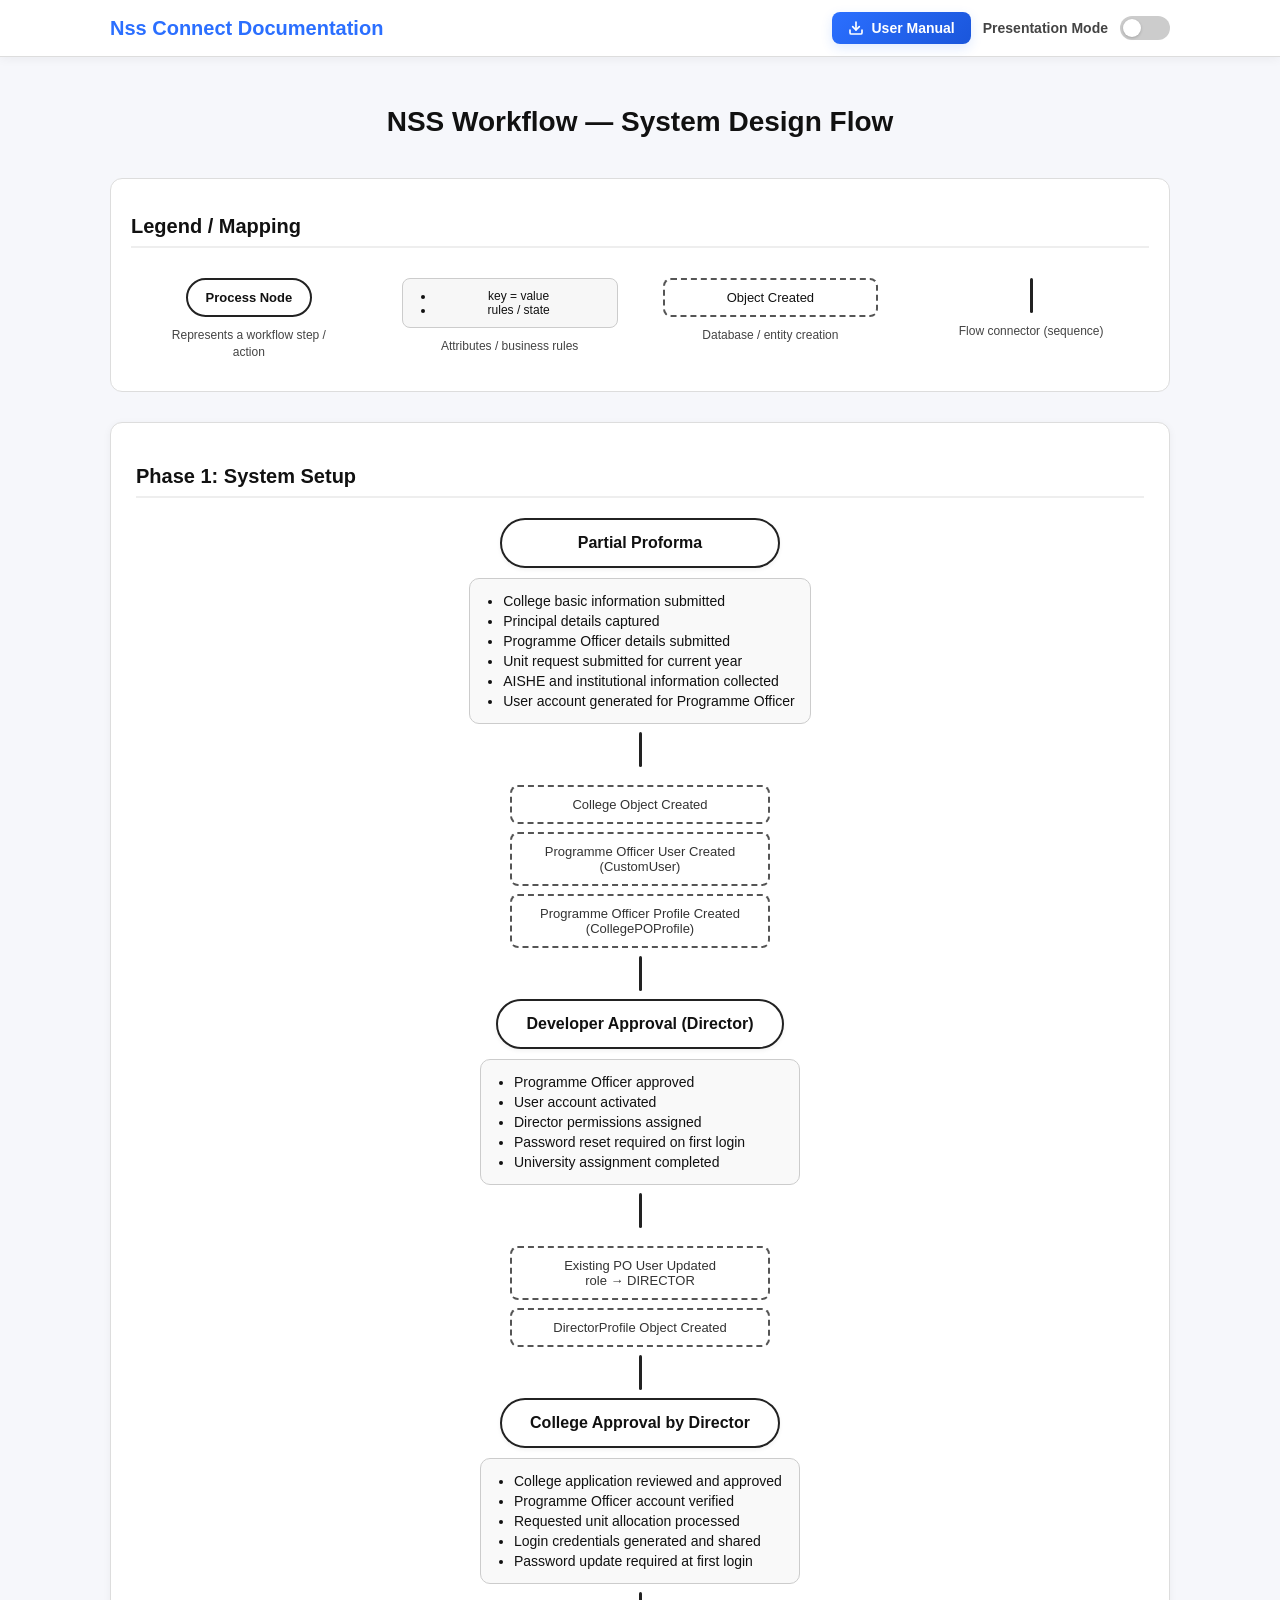
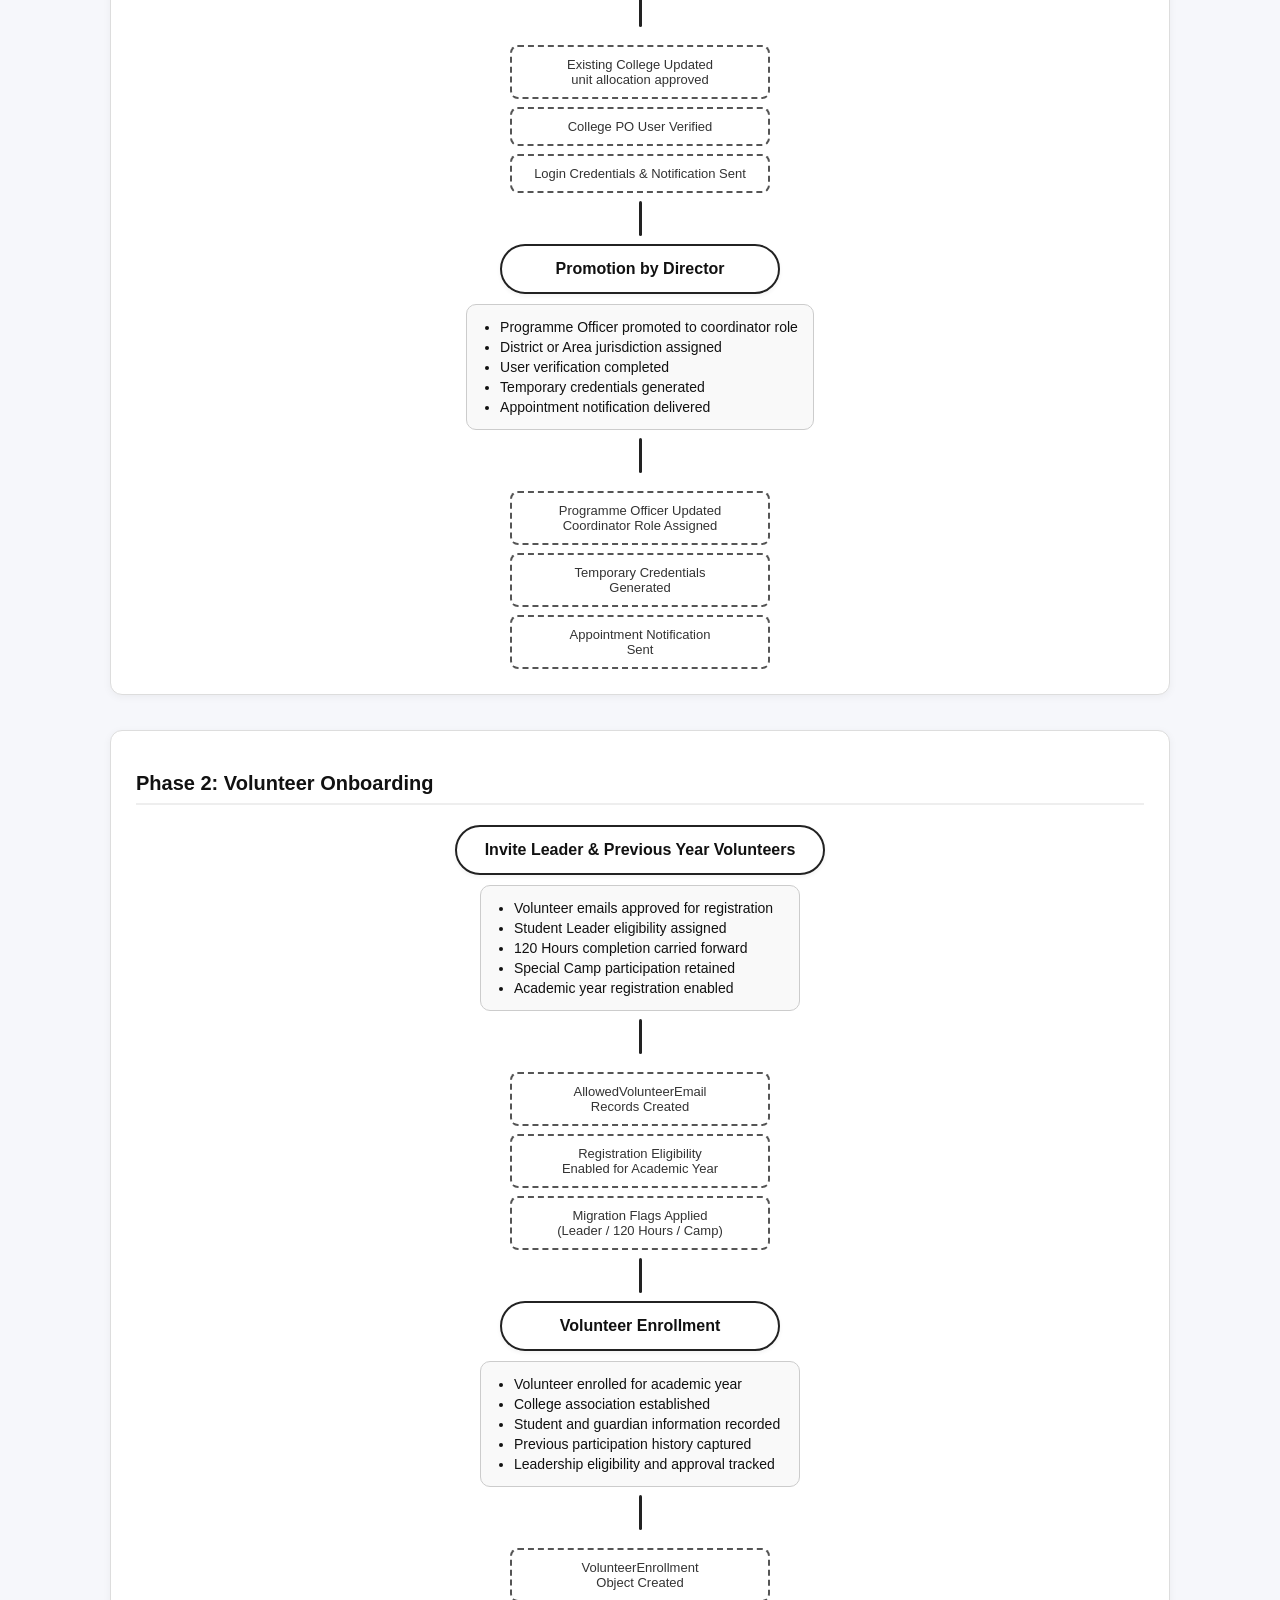
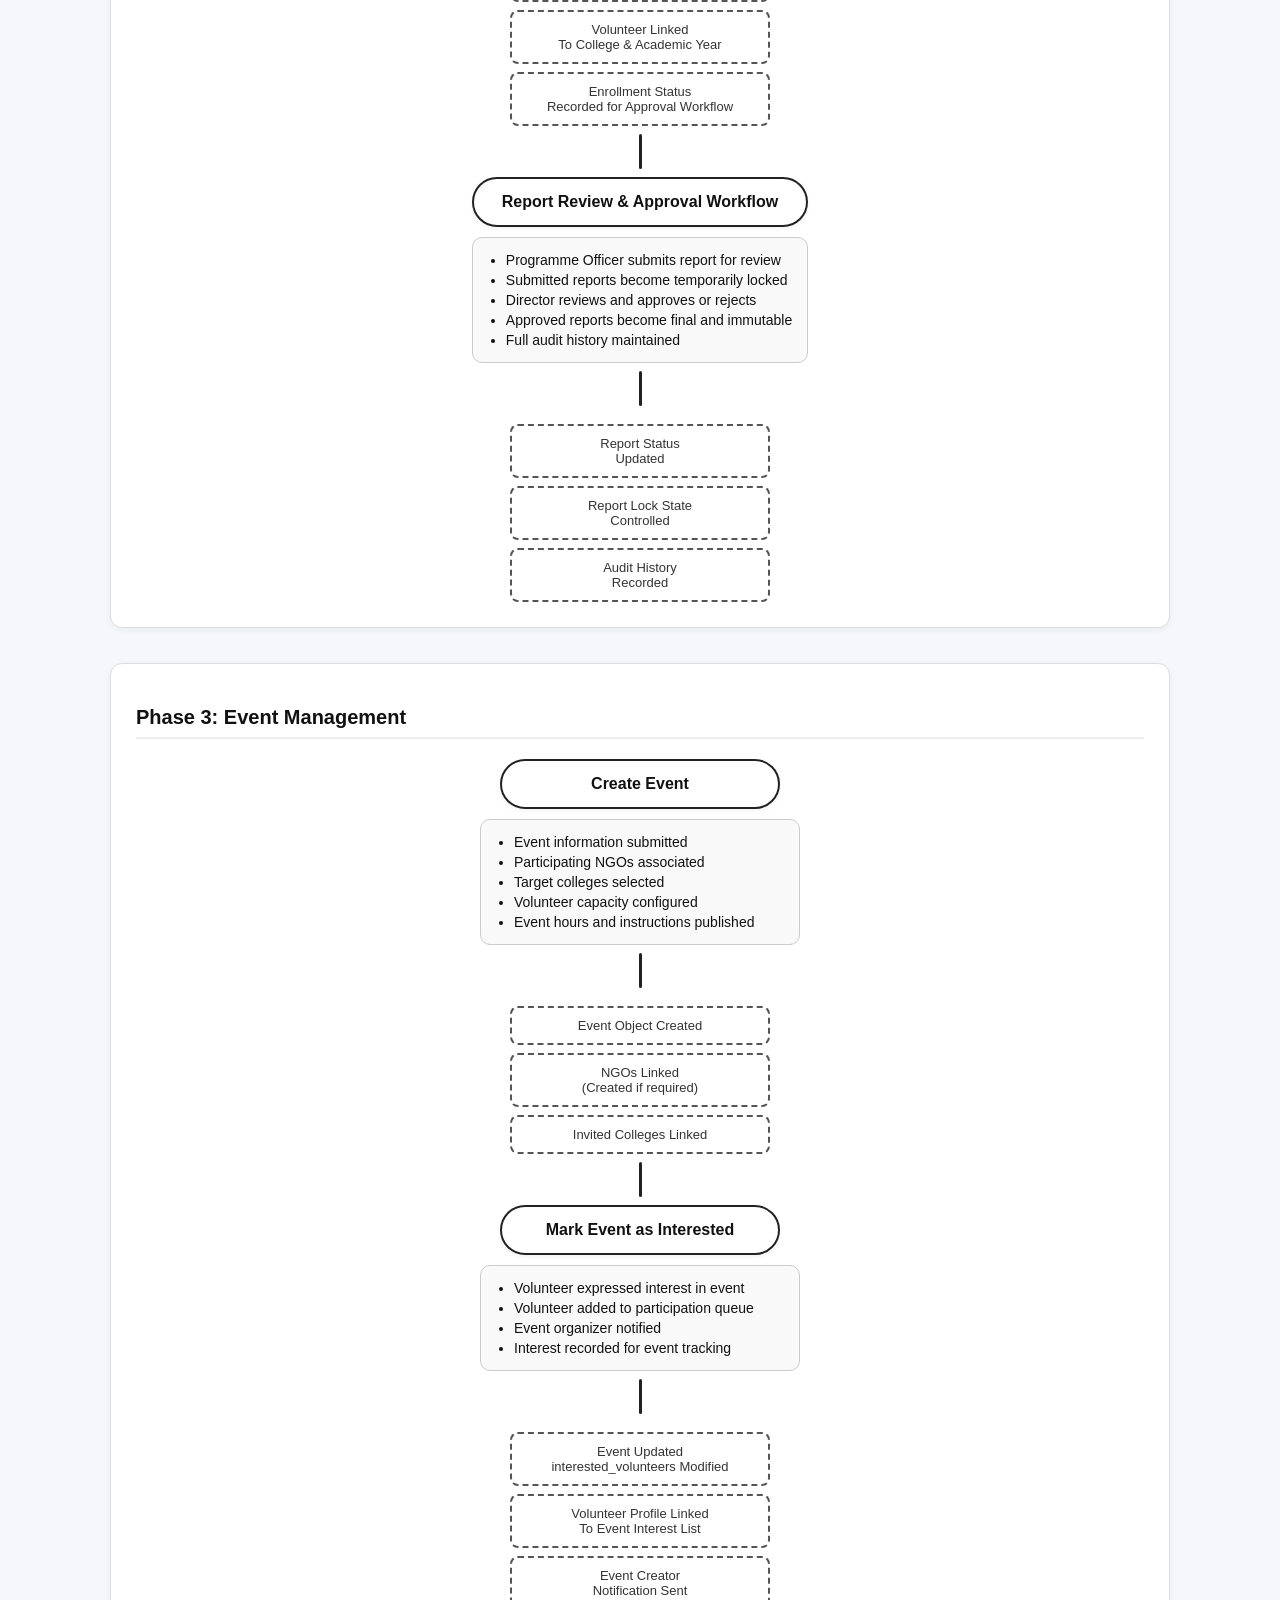
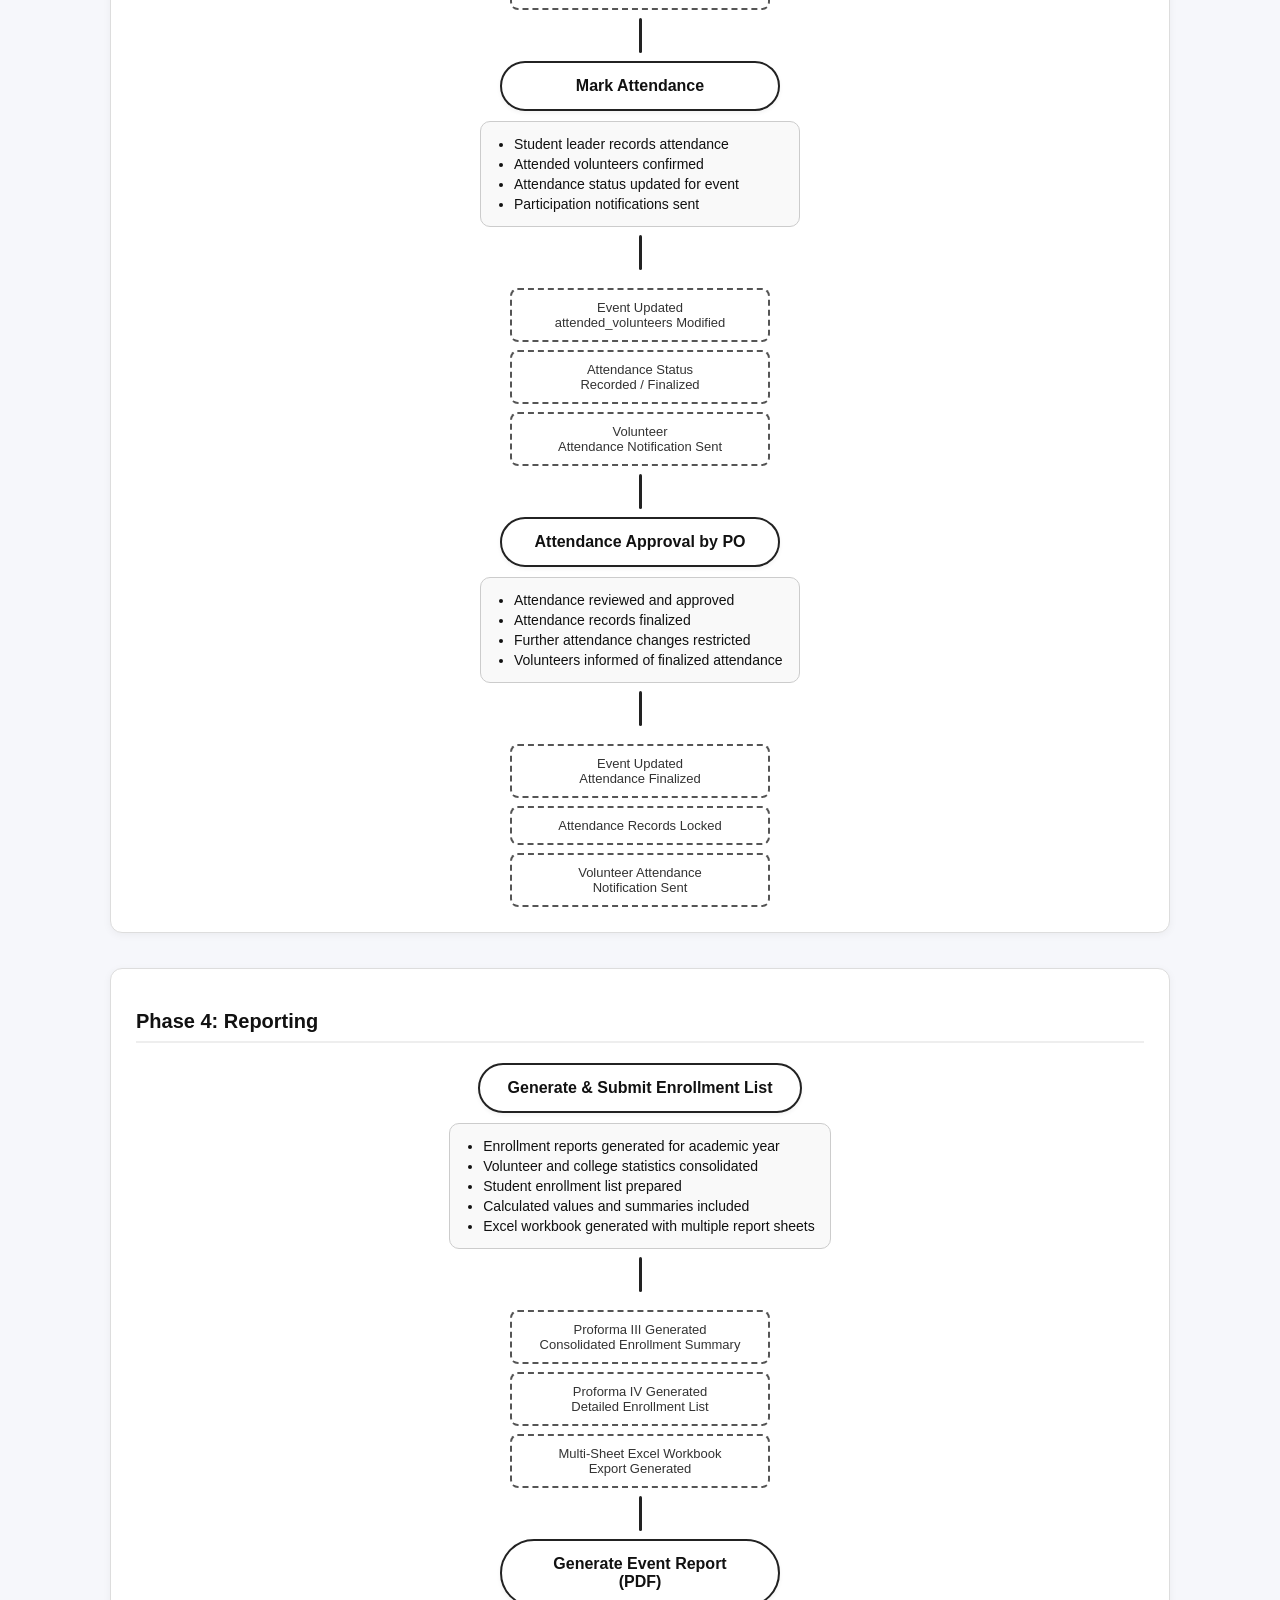
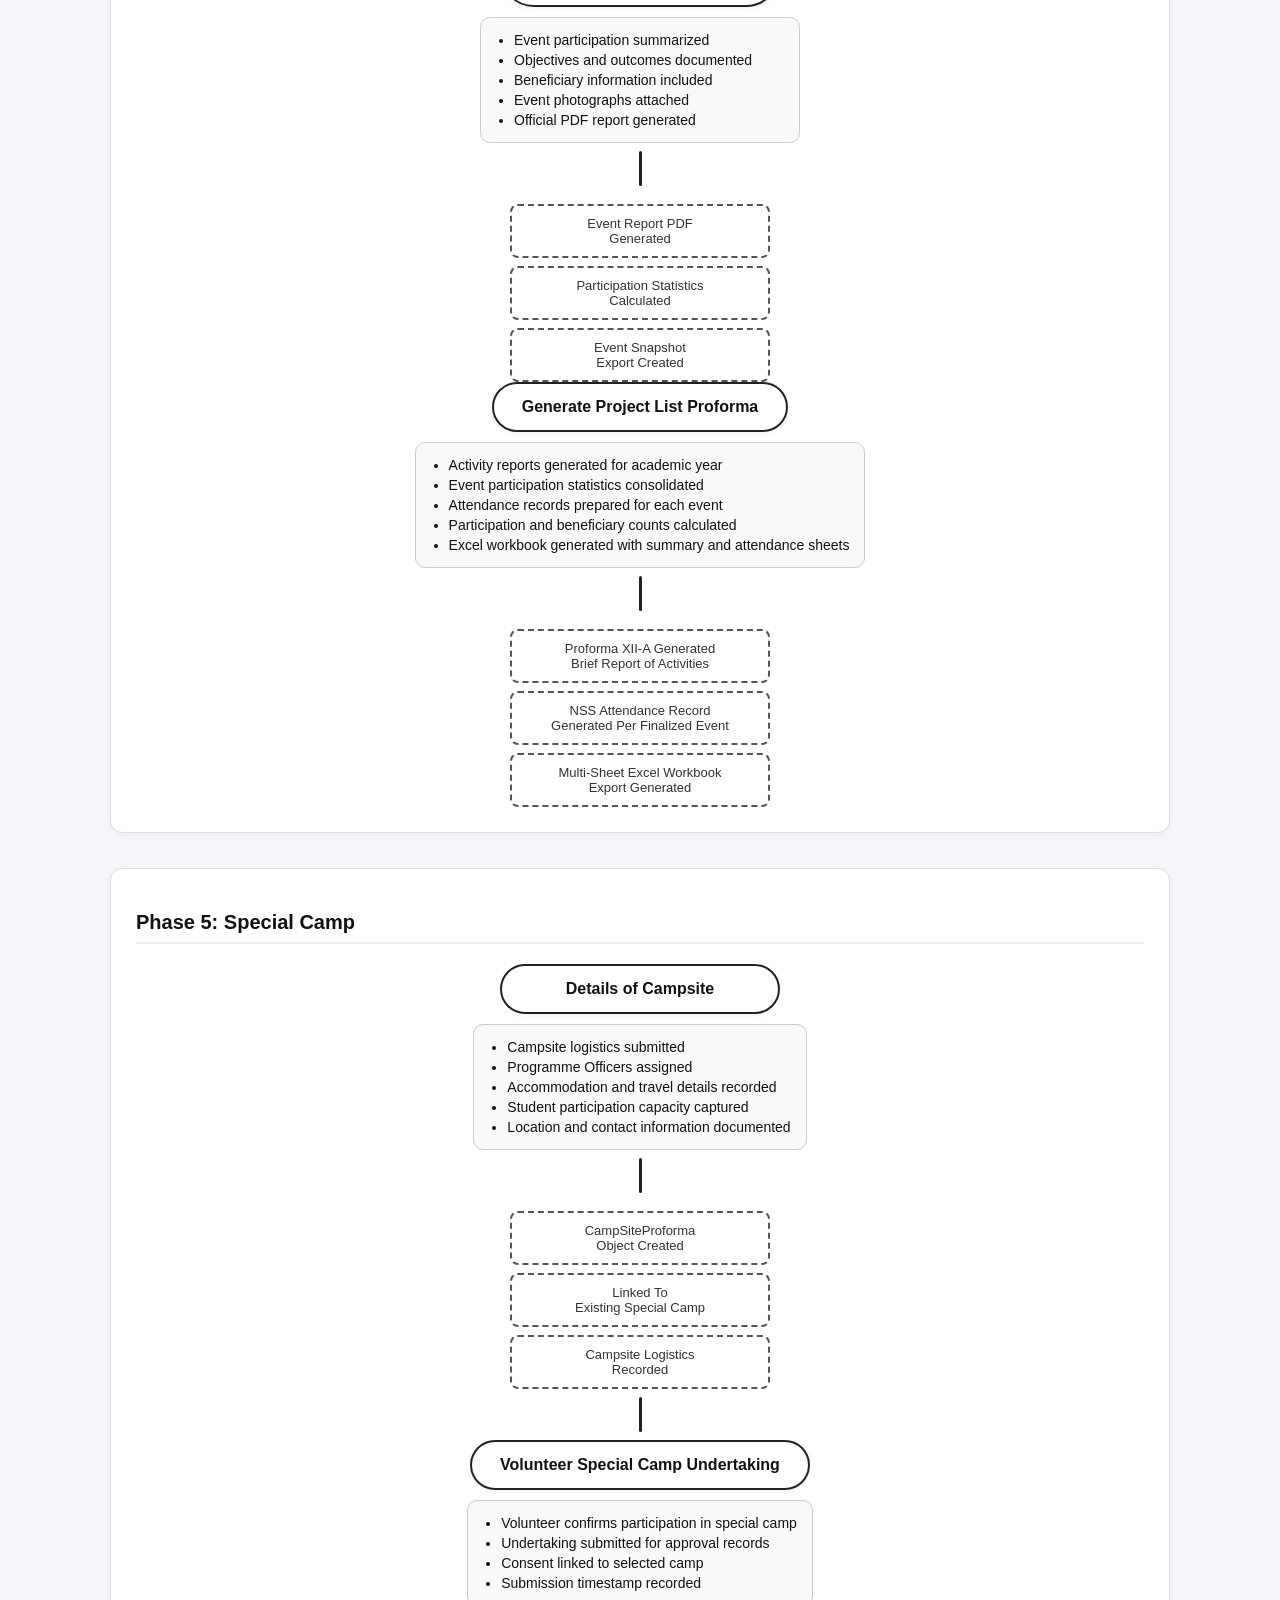
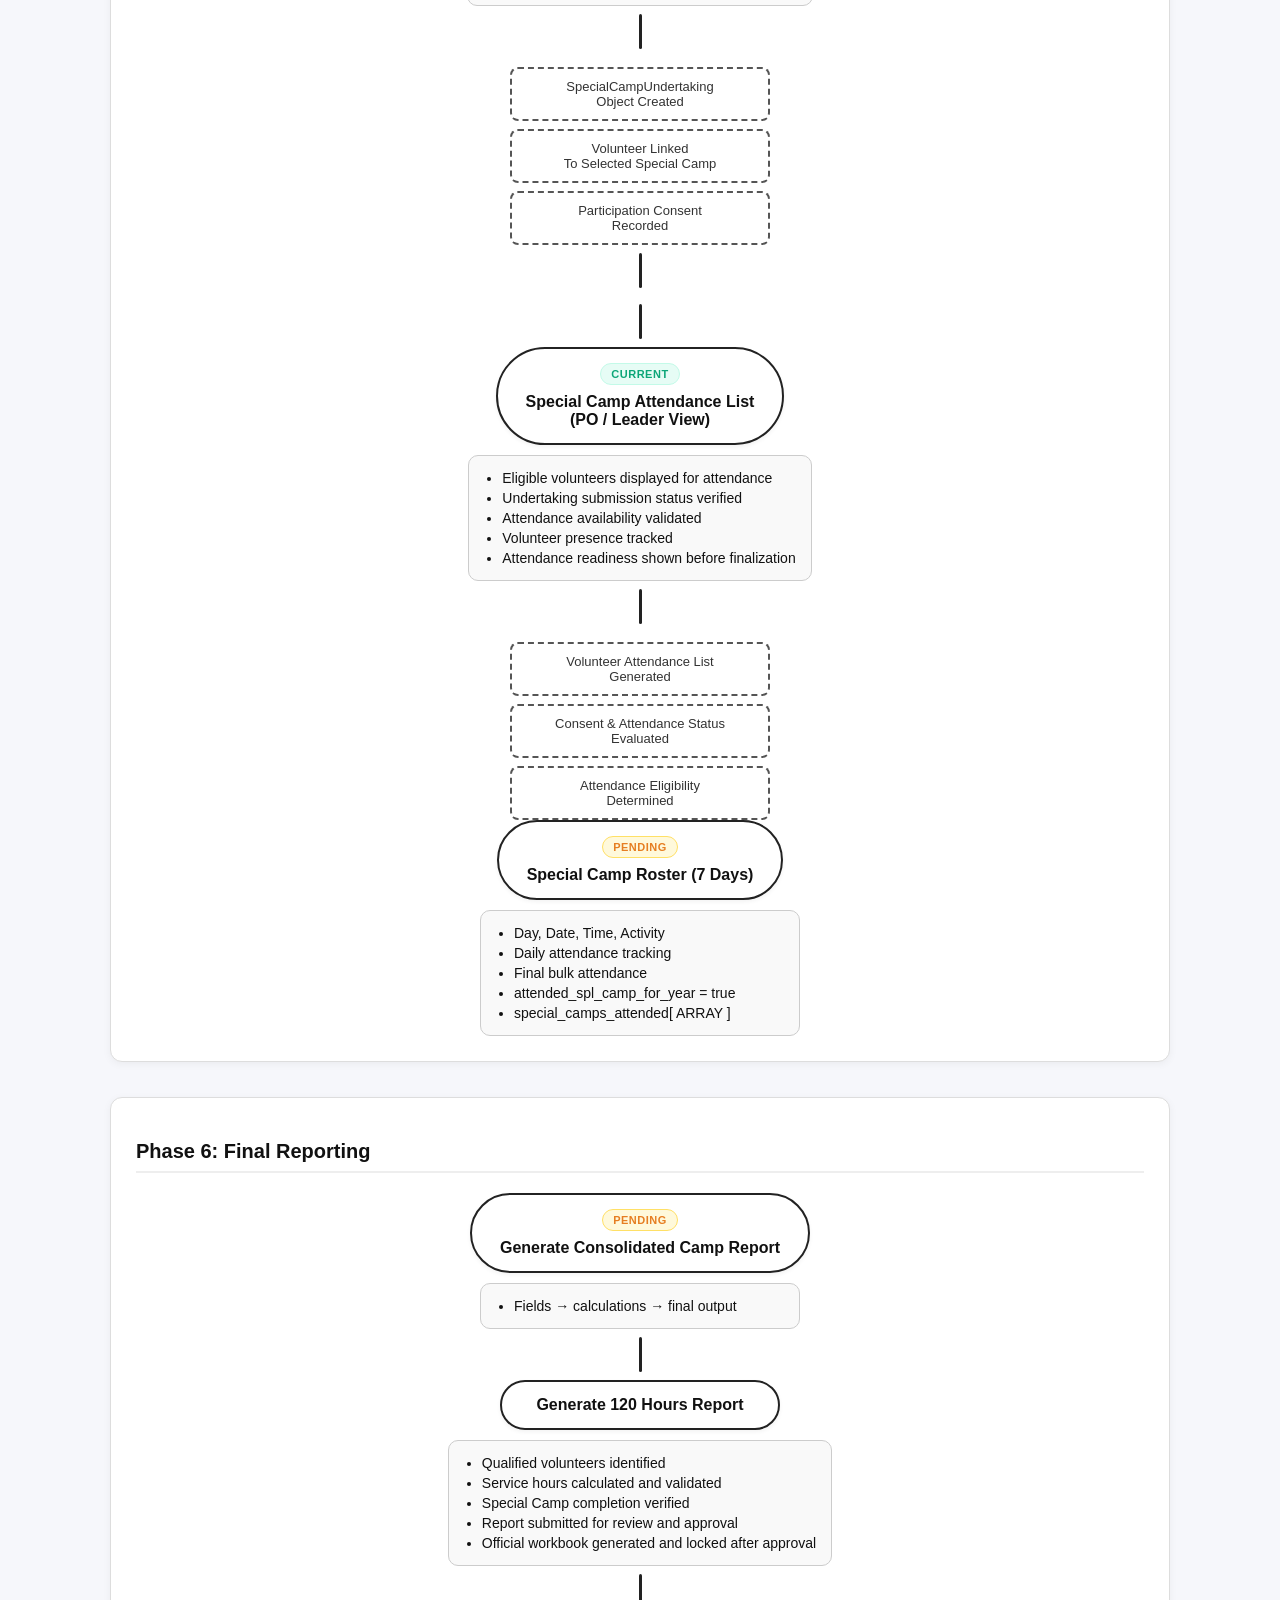
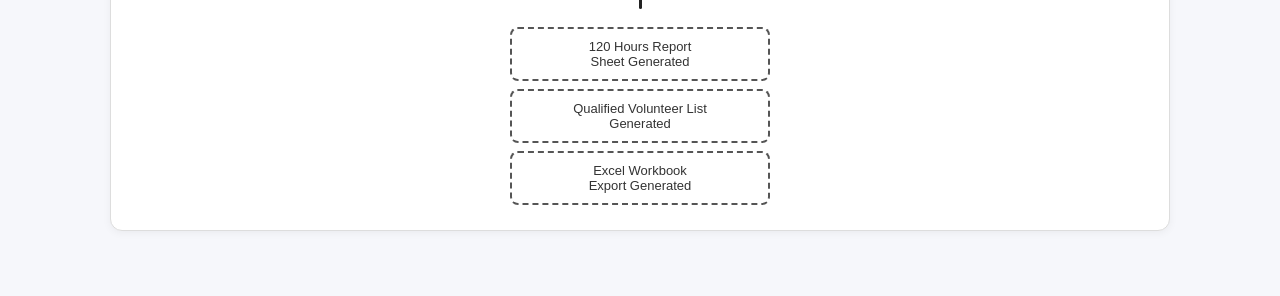
<file: index.html>
<!DOCTYPE html>
<html lang="en">

<head>
    <meta charset="UTF-8">
    <meta name="viewport" content="width=device-width, initial-scale=1.0">
    <title>NSS Workflow Diagram</title>
    <link rel="stylesheet" href="dummy.css">
</head>

<body>

    <nav class="navbar">
        <div class="nav-container">
            <span class="nav-title">nss connect documentation</span>
            <div class="nav-controls">
                <a href="Nss-Connect - Users Manual.pdf" download class="download-btn">
                    <svg class="download-icon" xmlns="http://www.w3.org/2000/svg" viewBox="0 0 24 24" fill="none" stroke="currentColor" stroke-width="2.5" stroke-linecap="round" stroke-linejoin="round">
                        <path d="M21 15v4a2 2 0 0 1-2 2H5a2 2 0 0 1-2-2v-4"></path>
                        <polyline points="7 10 12 15 17 10"></polyline>
                        <line x1="12" y1="15" x2="12" y2="3"></line>
                    </svg>
                    <span>User Manual</span>
                </a>
                <span id="mode-text" class="mode-label">Presentation Mode</span>
                <label class="switch">
                    <input type="checkbox" id="mode-toggle">
                    <span class="slider"></span>
                </label>
            </div>
        </div>
    </nav>

    <div class="container">

        <h1 class="title">NSS Workflow — System Design Flow</h1>
        <!-- ===================== LEGEND ===================== -->
        <section class="legend">

            <h2 class="phase-title">Legend / Mapping</h2>

            <div class="legend-grid">

                <div class="legend-card">
                    <div class="legend-node">Process Node</div>
                    <div class="legend-text">Represents a workflow step / action</div>
                </div>

                <div class="legend-card">
                    <div class="legend-attr">
                        <ul>
                            <li>key = value</li>
                            <li>rules / state</li>
                        </ul>
                    </div>
                    <div class="legend-text">Attributes / business rules</div>
                </div>

                <div class="legend-card">
                    <div class="legend-object">Object Created</div>
                    <div class="legend-text">Database / entity creation</div>
                </div>

                <div class="legend-card">
                    <div class="legend-line"></div>
                    <div class="legend-text">Flow connector (sequence)</div>
                </div>

            </div>

        </section>
        <!-- ===================== PHASE 1 ===================== -->
        <section class="phase">

            <h2 class="phase-title">Phase 1: System Setup</h2>

            <div class="flow">

                <!-- Step 1 -->
                <!-- ===================== PARTIAL PROFORMA ===================== -->

                <div class="node">
                    Partial Proforma
                </div>

                <!-- PRESENTATION / NON TECH MODE -->
                <div class="attributes presentation-attr">
                    <ul>
                        <li>College basic information submitted</li>
                        <li>Principal details captured</li>
                        <li>Programme Officer details submitted</li>
                        <li>Unit request submitted for current year</li>
                        <li>AISHE and institutional information collected</li>
                        <li>User account generated for Programme Officer</li>
                    </ul>
                </div>

                <!-- DEVELOPER / TECH MODE -->
                <div class="attributes developer-attr">
                    <ul>

                        <li><strong>Operation:</strong> partial_proforma</li>

                        <li>
                            <strong>College</strong><br>
                            name,
                            university,
                            district,
                            state,
                            pincode,
                            postal_address,
                            block_or_ward,
                            area,
                            email,
                            telephone,
                            principal_name,
                            principal_email,
                            principal_phone,
                            established_year,
                            status_grants,
                            status_minority,
                            minority_type,
                            is_autonomous,
                            total_students_male,
                            total_students_female,
                            allowed_units_current_year,
                            requested_units_current_year,
                            units_request_status,
                            c_aishe_code
                        </li>

                        <li>
                            <strong>CustomUser</strong><br>
                            email,
                            first_name,
                            last_name,
                            phone,
                            gender,
                            role,
                            password,
                            is_active
                        </li>

                        <li>
                            <strong>CollegePOProfile</strong><br>
                            user,
                            college,
                            c_aishe_code,
                            subject_taught,
                            whatsapp_phone_number,
                            date_of_appointment_as_po,
                            orientation_year,
                            is_primary
                        </li>

                    </ul>
                </div>

                <div class="connector"></div>

                <!-- OBJECTS CREATED -->

                <div class="objects">

                    <div class="object-box">
                        College Object Created
                    </div>

                    <div class="object-box">
                        Programme Officer User Created
                        <br>
                        (CustomUser)
                    </div>

                    <div class="object-box">
                        Programme Officer Profile Created
                        <br>
                        (CollegePOProfile)
                    </div>

                </div>

                <div class="connector"></div>

                <!-- Step 2 -->
                <!-- ===================== DEVELOPER APPROVAL (DIRECTOR) ===================== -->

                <div class="node">
                    Developer Approval (Director)
                </div>

                <!-- PRESENTATION / NON TECH MODE -->
                <div class="attributes presentation-attr">
                    <ul>
                        <li>Programme Officer approved</li>
                        <li>User account activated</li>
                        <li>Director permissions assigned</li>
                        <li>Password reset required on first login</li>
                        <li>University assignment completed</li>
                    </ul>
                </div>

                <!-- DEVELOPER / TECH MODE -->
                <div class="attributes developer-attr">
                    <ul>

                        <li>
                            <strong>Operation:</strong>
                            developer_approve_director
                        </li>

                        <li>
                            <strong>CustomUser (Updated)</strong><br>
                            role → DIRECTOR<br>
                            is_verified → true<br>
                            is_active → true<br>
                            password → generated / assigned<br>
                            must_change_password → true
                        </li>

                        <li>
                            <strong>DirectorProfile (Created)</strong><br>
                            user<br>
                            university
                        </li>

                    </ul>
                </div>

                <div class="connector"></div>

                <!-- OBJECTS CREATED -->

                <div class="objects">

                    <div class="object-box">
                        Existing PO User Updated
                        <br>
                        role → DIRECTOR
                    </div>

                    <div class="object-box">
                        DirectorProfile Object Created
                    </div>

                </div>

                <div class="connector"></div>

                <!-- Step 3 -->
                <!-- ===================== COLLEGE APPROVAL BY DIRECTOR ===================== -->

                <div class="node">
                    College Approval by Director
                </div>

                <!-- PRESENTATION / NON TECH MODE -->
                <div class="attributes presentation-attr">
                    <ul>
                        <li>College application reviewed and approved</li>
                        <li>Programme Officer account verified</li>
                        <li>Requested unit allocation processed</li>
                        <li>Login credentials generated and shared</li>
                        <li>Password update required at first login</li>
                    </ul>
                </div>

                <!-- DEVELOPER / TECH MODE -->
                <div class="attributes developer-attr">
                    <ul>

                        <li>
                            <strong>Operation:</strong>
                            college_approval_by_director
                        </li>

                        <li>
                            <strong>CustomUser (Updated)</strong><br>
                            is_verified → true<br>
                            password → generated / assigned<br>
                            must_change_password → true
                        </li>

                        <li>
                            <strong>College (Updated)</strong><br>
                            allowed_units_current_year<br>
                            requested_units_current_year<br>
                            units_request_status → APPROVED
                        </li>

                    </ul>
                </div>

                <div class="connector"></div>

                <!-- OBJECTS UPDATED -->

                <div class="objects">

                    <div class="object-box">
                        Existing College Updated
                        <br>
                        unit allocation approved
                    </div>

                    <div class="object-box">
                        College PO User Verified
                    </div>

                    <div class="object-box">
                        Login Credentials &
                        Notification Sent
                    </div>

                </div>

                <div class="connector"></div>

                <!-- Step 4
                <div class="node">
                    Promotion by Director
                </div>

                <div class="attributes presentation-attr">
                    <ul>
                        <li>role assignment</li>
                        <li>district / area allocation</li>
                    </ul>
                </div>
                <div class="attributes developer-attr">
                    <ul>
                        <li>userService.updateRole(userId, 'PO'); allocationService.assignArea(userId, areaId)</li>
                    </ul>
                </div> -->
                <!-- ===================== PO PROMOTION TO COORDINATOR ===================== -->

                <div class="node">
                    Promotion by Director
                </div>

                <!-- PRESENTATION / NON TECH MODE -->
                <div class="attributes presentation-attr">
                    <ul>
                        <li>Programme Officer promoted to coordinator role</li>
                        <li>District or Area jurisdiction assigned</li>
                        <li>User verification completed</li>
                        <li>Temporary credentials generated</li>
                        <li>Appointment notification delivered</li>
                    </ul>
                </div>

                <!-- DEVELOPER / TECH MODE -->
                <div class="attributes developer-attr">
                    <ul>

                        <li>
                            <strong>Operation:</strong>
                            po_promotion_to_coordinator
                        </li>

                        <li>
                            <strong>Authorization</strong><br>
                            DirectorProfile.university
                        </li>

                        <li>
                            <strong>CollegePOProfile (Updated)</strong><br>
                            is_district_coordinator<br>
                            is_area_coordinator
                        </li>

                        <li>
                            <strong>CustomUser (Updated)</strong><br>
                            is_verified → true<br>
                            password → generated temporary password<br>
                            must_change_password → true
                        </li>

                        <li>
                            <strong>Validation</strong><br>
                            Director university == College university
                        </li>

                    </ul>
                </div>

                <div class="connector"></div>

                <!-- OBJECTS UPDATED -->

                <div class="objects">

                    <div class="object-box">
                        Programme Officer Updated
                        <br>
                        Coordinator Role Assigned
                    </div>

                    <div class="object-box">
                        Temporary Credentials
                        <br>
                        Generated
                    </div>

                    <div class="object-box">
                        Appointment Notification
                        <br>
                        Sent
                    </div>

                </div>

            </div>
        </section>


        <!-- ===================== PHASE 2 ===================== -->
        <section class="phase">

            <h2 class="phase-title">Phase 2: Volunteer Onboarding</h2>

            <div class="flow">

                <!-- ===================== INVITE LEADER & PREVIOUS YEAR VOLUNTEERS ===================== -->

                <div class="node">
                    Invite Leader & Previous Year Volunteers
                </div>

                <!-- PRESENTATION / NON TECH MODE -->
                <div class="attributes presentation-attr">
                    <ul>
                        <li>Volunteer emails approved for registration</li>
                        <li>Student Leader eligibility assigned</li>
                        <li>120 Hours completion carried forward</li>
                        <li>Special Camp participation retained</li>
                        <li>Academic year registration enabled</li>
                    </ul>
                </div>

                <!-- DEVELOPER / TECH MODE -->
                <div class="attributes developer-attr">
                    <ul>

                        <li>
                            <strong>Operation:</strong>
                            invite_leader_and_previous_year_volunteers
                        </li>

                        <li>
                            <strong>AllowedVolunteerEmail (Created)</strong><br>
                            email<br>
                            college<br>
                            academic_year<br>
                            is_student_leader<br>
                            prev_120_completed<br>
                            prev_camp_attended<br>
                            added_by
                        </li>

                    </ul>
                </div>

                <div class="connector"></div>

                <!-- OBJECTS CREATED -->

                <div class="objects">

                    <div class="object-box">
                        AllowedVolunteerEmail
                        <br>
                        Records Created
                    </div>

                    <div class="object-box">
                        Registration Eligibility
                        <br>
                        Enabled for Academic Year
                    </div>

                    <div class="object-box">
                        Migration Flags Applied
                        <br>
                        (Leader / 120 Hours / Camp)
                    </div>

                </div>

                <div class="connector"></div>

                <!-- ===================== VOLUNTEER ENROLLMENT ===================== -->

                <div class="node">
                    Volunteer Enrollment
                </div>

                <!-- PRESENTATION / NON TECH MODE -->
                <div class="attributes presentation-attr">
                    <ul>
                        <li>Volunteer enrolled for academic year</li>
                        <li>College association established</li>
                        <li>Student and guardian information recorded</li>
                        <li>Previous participation history captured</li>
                        <li>Leadership eligibility and approval tracked</li>
                    </ul>
                </div>

                <!-- DEVELOPER / TECH MODE -->
                <div class="attributes developer-attr">
                    <ul>

                        <li>
                            <strong>Operation:</strong>
                            volunteer_enrollment
                        </li>

                        <li>
                            <strong>VolunteerEnrollment (Created)</strong><br>
                            volunteer<br>
                            college<br>
                            academic_year<br>
                            enrollment_year<br>
                            local_address<br>
                            guardian_name<br>
                            guardian_phone<br>
                            guardian_address<br>
                            guardian_relation<br>
                            guardian_office<br>
                            previous_nss<br>
                            previous_ncc<br>
                            completed_120_hours<br>
                            attended_special_camp<br>
                            is_accepted<br>
                            vec_code<br>
                            approved_by<br>
                            approved_at<br>
                            is_student_leader<br>
                            leader_type<br>
                            student_class<br>
                            student_mobile<br>
                            student_email<br>
                            roll_no
                        </li>

                    </ul>
                </div>

                <div class="connector"></div>

                <!-- OBJECTS CREATED -->

                <div class="objects">

                    <div class="object-box">
                        VolunteerEnrollment
                        <br>
                        Object Created
                    </div>

                    <div class="object-box">
                        Volunteer Linked
                        <br>
                        To College & Academic Year
                    </div>

                    <div class="object-box">
                        Enrollment Status
                        <br>
                        Recorded for Approval Workflow
                    </div>

                </div>
                <!-- ===================== REPORT REVIEW & APPROVAL WORKFLOW ===================== -->

                <div class="connector"></div>

                <div class="node">
                    Report Review & Approval Workflow
                </div>

                <!-- PRESENTATION / NON TECH MODE -->
                <div class="attributes presentation-attr">
                    <ul>
                        <li>Programme Officer submits report for review</li>
                        <li>Submitted reports become temporarily locked</li>
                        <li>Director reviews and approves or rejects</li>
                        <li>Approved reports become final and immutable</li>
                        <li>Full audit history maintained</li>
                    </ul>
                </div>

                <!-- DEVELOPER / TECH MODE -->
                <div class="attributes developer-attr">
                    <ul>

                        <li>
                            <strong>Scope</strong><br>
                            Event Reports<br>
                            Export Reports
                        </li>

                        <li>
                            <strong>Lifecycle</strong><br>
                            Draft<br>
                            Submitted<br>
                            Approved<br>
                            Rejected
                        </li>

                        <li>
                            <strong>Submission Rules</strong><br>
                            submission → report locked<br>
                            no regeneration allowed<br>
                            local edits disabled
                        </li>

                        <li>
                            <strong>Director Review</strong><br>
                            approve → permanent lock<br>
                            reject → unlock for correction
                        </li>

                        <li>
                            <strong>Audit Trail</strong><br>
                            timestamp recorded<br>
                            reviewer identity recorded<br>
                            lifecycle history preserved
                        </li>

                    </ul>
                </div>

                <div class="connector"></div>

                <!-- OBJECTS UPDATED -->

                <div class="objects">

                    <div class="object-box">
                        Report Status
                        <br>
                        Updated
                    </div>

                    <div class="object-box">
                        Report Lock State
                        <br>
                        Controlled
                    </div>

                    <div class="object-box">
                        Audit History
                        <br>
                        Recorded
                    </div>

                </div>
            </div>


        </section>


        <!-- ===================== PHASE 3 ===================== -->
        <section class="phase">

            <h2 class="phase-title">Phase 3: Event Management</h2>

            <div class="flow">

                <!-- ===================== CREATE EVENT ===================== -->

                <div class="node">
                    Create Event
                </div>

                <!-- PRESENTATION / NON TECH MODE -->
                <div class="attributes presentation-attr">
                    <ul>
                        <li>Event information submitted</li>
                        <li>Participating NGOs associated</li>
                        <li>Target colleges selected</li>
                        <li>Volunteer capacity configured</li>
                        <li>Event hours and instructions published</li>
                    </ul>
                </div>

                <!-- DEVELOPER / TECH MODE -->
                <div class="attributes developer-attr">
                    <ul>

                        <li>
                            <strong>Operation:</strong>
                            create_event
                        </li>

                        <li>
                            <strong>Event (Created)</strong><br>
                            name<br>
                            description<br>
                            location<br>
                            date<br>
                            time<br>
                            event_type<br>
                            event_category<br>
                            volunteers_needed<br>
                            hours_credited<br>
                            special_instructions<br>
                            is_all_colleges<br>
                            created_by<br>
                            ngos<br>
                            invited_colleges
                        </li>

                        <li>
                            <strong>NGO</strong><br>
                            name
                        </li>

                    </ul>
                </div>

                <div class="connector"></div>

                <!-- OBJECTS CREATED -->

                <div class="objects">

                    <div class="object-box">
                        Event Object Created
                    </div>

                    <div class="object-box">
                        NGOs Linked
                        <br>
                        (Created if required)
                    </div>

                    <div class="object-box">
                        Invited Colleges Linked
                    </div>

                </div>

                <div class="connector"></div>

                <!-- ===================== MARK EVENT AS INTERESTED ===================== -->

                <div class="node">
                    Mark Event as Interested
                </div>

                <!-- PRESENTATION / NON TECH MODE -->
                <div class="attributes presentation-attr">
                    <ul>
                        <li>Volunteer expressed interest in event</li>
                        <li>Volunteer added to participation queue</li>
                        <li>Event organizer notified</li>
                        <li>Interest recorded for event tracking</li>
                    </ul>
                </div>

                <!-- DEVELOPER / TECH MODE -->
                <div class="attributes developer-attr">
                    <ul>

                        <li>
                            <strong>Operation:</strong>
                            mark_event_as_interested
                        </li>

                        <li>
                            <strong>Validation</strong><br>
                            CustomUser.role
                        </li>

                        <li>
                            <strong>VolunteerProfile</strong><br>
                            id
                        </li>

                        <li>
                            <strong>Event (Updated)</strong><br>
                            id<br>
                            interested_volunteers
                        </li>

                    </ul>
                </div>

                <div class="connector"></div>

                <!-- OBJECTS UPDATED -->

                <div class="objects">

                    <div class="object-box">
                        Event Updated
                        <br>
                        interested_volunteers Modified
                    </div>

                    <div class="object-box">
                        Volunteer Profile Linked
                        <br>
                        To Event Interest List
                    </div>

                    <div class="object-box">
                        Event Creator
                        <br>
                        Notification Sent
                    </div>

                </div>

                <div class="connector"></div>

                <!-- ===================== MARK ATTENDANCE ===================== -->

                <div class="node">
                    Mark Attendance
                </div>

                <!-- PRESENTATION / NON TECH MODE -->
                <div class="attributes presentation-attr">
                    <ul>
                        <li>Student leader records attendance</li>
                        <li>Attended volunteers confirmed</li>
                        <li>Attendance status updated for event</li>
                        <li>Participation notifications sent</li>
                    </ul>
                </div>

                <!-- DEVELOPER / TECH MODE -->
                <div class="attributes developer-attr">
                    <ul>

                        <li>
                            <strong>Operation:</strong>
                            mark_attendance_by_leader
                        </li>

                        <li>
                            <strong>Authorization</strong><br>
                            CustomUser.role<br>
                            VolunteerEnrollment.is_student_leader
                        </li>

                        <li>
                            <strong>VolunteerEnrollment</strong><br>
                            college<br>
                            academic_year
                        </li>

                        <li>
                            <strong>Event (Updated)</strong><br>
                            id<br>
                            is_attendance_finalized<br>
                            attended_volunteers
                        </li>

                        <li>
                            <strong>VolunteerProfile</strong><br>
                            id
                        </li>

                        <li>
                            <strong>EventReport (Updated)</strong><br>
                            status
                        </li>

                    </ul>
                </div>

                <div class="connector"></div>

                <!-- OBJECTS UPDATED -->

                <div class="objects">

                    <div class="object-box">
                        Event Updated
                        <br>
                        attended_volunteers Modified
                    </div>

                    <div class="object-box">
                        Attendance Status
                        <br>
                        Recorded / Finalized
                    </div>

                    <div class="object-box">
                        Volunteer
                        <br>
                        Attendance Notification Sent
                    </div>

                </div>

                <div class="connector"></div>

                <!-- ===================== ATTENDANCE APPROVAL BY PO ===================== -->

                <div class="node">
                    Attendance Approval by PO
                </div>

                <!-- PRESENTATION / NON TECH MODE -->
                <div class="attributes presentation-attr">
                    <ul>
                        <li>Attendance reviewed and approved</li>
                        <li>Attendance records finalized</li>
                        <li>Further attendance changes restricted</li>
                        <li>Volunteers informed of finalized attendance</li>
                    </ul>
                </div>

                <!-- DEVELOPER / TECH MODE -->
                <div class="attributes developer-attr">
                    <ul>

                        <li>
                            <strong>Operation:</strong>
                            attendance_approval_by_po
                        </li>

                        <li>
                            <strong>Authorization</strong><br>
                            CustomUser.role
                        </li>

                        <li>
                            <strong>Event (Updated)</strong><br>
                            id<br>
                            is_attendance_finalized → true<br>
                            attendance_finalized_at<br>
                            attendance_finalized_by<br>
                            date
                        </li>

                    </ul>
                </div>

                <div class="connector"></div>

                <!-- OBJECTS UPDATED -->

                <div class="objects">

                    <div class="object-box">
                        Event Updated
                        <br>
                        Attendance Finalized
                    </div>

                    <div class="object-box">
                        Attendance Records Locked
                    </div>

                    <div class="object-box">
                        Volunteer Attendance
                        <br>
                        Notification Sent
                    </div>

                </div>

            </div>
        </section>


        <!-- ===================== PHASE 4 ===================== -->
        <section class="phase">

            <h2 class="phase-title">Phase 4: Reporting</h2>

            <div class="flow">

                <!-- ===================== GENERATE & SUBMIT ENROLLMENT LIST ===================== -->

                <div class="node">
                    Generate & Submit Enrollment List
                </div>

                <!-- PRESENTATION / NON TECH MODE -->
                <div class="attributes presentation-attr">
                    <ul>
                        <li>Enrollment reports generated for academic year</li>
                        <li>Volunteer and college statistics consolidated</li>
                        <li>Student enrollment list prepared</li>
                        <li>Calculated values and summaries included</li>
                        <li>Excel workbook generated with multiple report sheets</li>
                    </ul>
                </div>

                <!-- DEVELOPER / TECH MODE -->
                <div class="attributes developer-attr">
                    <ul>

                        <li>
                            <strong>Operation:</strong>
                            enrollment_report
                        </li>

                        <li>
                            <strong>Input</strong><br>
                            academic_year<br>
                            report_type → ENROLLMENT
                        </li>

                        <li>
                            <strong>Data Sources</strong><br>
                            College<br>
                            NSSUnit<br>
                            CollegePOProfile<br>
                            VolunteerEnrollment<br>
                            VolunteerProfile
                        </li>

                        <li>
                            <strong>Calculated Values</strong><br>
                            Academic Year Range<br>
                            VEC No<br>
                            Caste Category Mapping<br>
                            Full Name Generation<br>
                            Year of Joining (YOJ)<br>
                            Gender Indicator<br>
                            My Bharat Status<br>
                            Consolidated Statistics
                        </li>

                        <li>
                            <strong>Transformations</strong><br>
                            caste → category mapping<br>
                            academic_year + enrollment_year → YOJ<br>
                            names → uppercase full name<br>
                            AISHE + YOJ + serial → VEC number<br>
                            unit records → unit count
                        </li>

                    </ul>
                </div>

                <div class="connector"></div>

                <!-- OBJECTS CREATED -->

                <div class="objects">

                    <div class="object-box">
                        Proforma III Generated
                        <br>
                        Consolidated Enrollment Summary
                    </div>

                    <div class="object-box">
                        Proforma IV Generated
                        <br>
                        Detailed Enrollment List
                    </div>

                    <div class="object-box">
                        Multi-Sheet Excel Workbook
                        <br>
                        Export Generated
                    </div>

                </div>

                <div class="connector"></div>
                <!-- ===================== EVENT REPORT (PDF) ===================== -->

                <!-- <div class="connector"></div> -->

                <div class="node">
                    Generate Event Report
                    <br>
                    (PDF)
                </div>

                <!-- PRESENTATION / NON TECH MODE -->
                <div class="attributes presentation-attr">
                    <ul>
                        <li>Event participation summarized</li>
                        <li>Objectives and outcomes documented</li>
                        <li>Beneficiary information included</li>
                        <li>Event photographs attached</li>
                        <li>Official PDF report generated</li>
                    </ul>
                </div>

                <!-- DEVELOPER / TECH MODE -->
                <div class="attributes developer-attr">
                    <ul>

                        <li>
                            <strong>Operation:</strong>
                            event_report_pdf
                        </li>

                        <li>
                            <strong>Data Sources</strong><br>
                            Event<br>
                            EventReport
                        </li>

                        <li>
                            <strong>Fields Used</strong><br>
                            attended_volunteers<br>
                            name<br>
                            date<br>
                            introduction<br>
                            objectives<br>
                            outcome<br>
                            no_of_beneficiaries<br>
                            photo_1<br>
                            photo_2<br>
                            photo_3
                        </li>

                        <li>
                            <strong>Calculated Values</strong><br>
                            male_count<br>
                            female_count<br>
                            total_participants
                        </li>

                        <li>
                            <strong>Transformations</strong><br>
                            gender aggregation → participant summary<br>
                            event fields → report sections<br>
                            image fields → photograph pages
                        </li>

                    </ul>
                </div>

                <div class="connector"></div>

                <!-- OBJECTS CREATED -->

                <div class="objects">

                    <div class="object-box">
                        Event Report PDF
                        <br>
                        Generated
                    </div>

                    <div class="object-box">
                        Participation Statistics
                        <br>
                        Calculated
                    </div>

                    <div class="object-box">
                        Event Snapshot
                        <br>
                        Export Created
                    </div>

                </div>
                <!-- ===================== GENERATE PROJECT LIST PROFORMA ===================== -->

                <div class="node">
                    Generate Project List Proforma
                </div>

                <!-- PRESENTATION / NON TECH MODE -->
                <div class="attributes presentation-attr">
                    <ul>
                        <li>Activity reports generated for academic year</li>
                        <li>Event participation statistics consolidated</li>
                        <li>Attendance records prepared for each event</li>
                        <li>Participation and beneficiary counts calculated</li>
                        <li>Excel workbook generated with summary and attendance sheets</li>
                    </ul>
                </div>

                <!-- DEVELOPER / TECH MODE -->
                <div class="attributes developer-attr">
                    <ul>

                        <li>
                            <strong>Operation:</strong>
                            project_list_proforma
                        </li>

                        <li>
                            <strong>Input</strong><br>
                            academic_year<br>
                            report_type → EVENTS
                        </li>

                        <li>
                            <strong>Data Sources</strong><br>
                            College<br>
                            NSSUnit<br>
                            Event<br>
                            EventReport<br>
                            VolunteerProfile
                        </li>

                        <li>
                            <strong>Calculated Values</strong><br>
                            Academic Year<br>
                            Number of Students Enrolled<br>
                            Total Unique Participants<br>
                            Male / Female / Total Counts<br>
                            Organized By<br>
                            Beneficiaries<br>
                            Full Name Generation<br>
                            Time Formatting<br>
                            Venue Formatting<br>
                            Attendance Sheet Values<br>
                            Total Expenditure
                        </li>

                        <li>
                            <strong>Transformations</strong><br>
                            distinct volunteer IDs → participation count<br>
                            verified enrollments → enrolled count<br>
                            gender aggregation → event statistics<br>
                            hours_credited → max hours<br>
                            report snapshot → beneficiary values<br>
                            names → uppercase full name<br>
                            location → uppercase venue
                        </li>

                    </ul>
                </div>

                <div class="connector"></div>

                <!-- OBJECTS CREATED -->

                <div class="objects">

                    <div class="object-box">
                        Proforma XII-A Generated
                        <br>
                        Brief Report of Activities
                    </div>

                    <div class="object-box">
                        NSS Attendance Record
                        <br>
                        Generated Per Finalized Event
                    </div>

                    <div class="object-box">
                        Multi-Sheet Excel Workbook
                        <br>
                        Export Generated
                    </div>

                </div>

            </div>
        </section>


        <!-- ===================== PHASE 5 ===================== -->
        <section class="phase">

            <h2 class="phase-title">Phase 5: Special Camp</h2>

            <div class="flow">

                <!-- ===================== DETAILS OF CAMPSITE ===================== -->

                <div class="node">
                    Details of Campsite
                </div>

                <!-- PRESENTATION / NON TECH MODE -->
                <div class="attributes presentation-attr">
                    <ul>
                        <li>Campsite logistics submitted</li>
                        <li>Programme Officers assigned</li>
                        <li>Accommodation and travel details recorded</li>
                        <li>Student participation capacity captured</li>
                        <li>Location and contact information documented</li>
                    </ul>
                </div>

                <!-- DEVELOPER / TECH MODE -->
                <div class="attributes developer-attr">
                    <ul>

                        <li>
                            <strong>Operation:</strong>
                            details_of_campsite
                        </li>

                        <li>
                            <strong>CampSiteProforma (Created)</strong><br>
                            camp<br>
                            submitted_by<br>
                            programme_officers<br>
                            number_of_students<br>
                            village_name<br>
                            distance_from_college_km<br>
                            accommodation_address<br>
                            post<br>
                            taluka<br>
                            district<br>
                            contact_person_name<br>
                            contact_person_address<br>
                            contact_phone<br>
                            nearest_transport<br>
                            area_map
                        </li>

                    </ul>
                </div>

                <div class="connector"></div>

                <!-- OBJECTS CREATED -->

                <div class="objects">

                    <div class="object-box">
                        CampSiteProforma
                        <br>
                        Object Created
                    </div>

                    <div class="object-box">
                        Linked To
                        <br>
                        Existing Special Camp
                    </div>

                    <div class="object-box">
                        Campsite Logistics
                        <br>
                        Recorded
                    </div>

                </div>

                <!-- <div class="connector"></div> -->

                <!-- ===================== VOLUNTEER SPECIAL CAMP UNDERTAKING ===================== -->

                <div class="connector"></div>

                <div class="node">
                    Volunteer Special Camp Undertaking
                </div>

                <!-- PRESENTATION / NON TECH MODE -->
                <div class="attributes presentation-attr">
                    <ul>
                        <li>Volunteer confirms participation in special camp</li>
                        <li>Undertaking submitted for approval records</li>
                        <li>Consent linked to selected camp</li>
                        <li>Submission timestamp recorded</li>
                    </ul>
                </div>

                <!-- DEVELOPER / TECH MODE -->
                <div class="attributes developer-attr">
                    <ul>

                        <li>
                            <strong>Operation:</strong>
                            volunteer_special_camp_undertaking
                        </li>

                        <li>
                            <strong>SpecialCampUndertaking (Created)</strong><br>
                            camp<br>
                            volunteer<br>
                            submitted_at
                        </li>

                    </ul>
                </div>

                <div class="connector"></div>

                <!-- OBJECTS CREATED -->

                <div class="objects">

                    <div class="object-box">
                        SpecialCampUndertaking
                        <br>
                        Object Created
                    </div>

                    <div class="object-box">
                        Volunteer Linked
                        <br>
                        To Selected Special Camp
                    </div>

                    <div class="object-box">
                        Participation Consent
                        <br>
                        Recorded
                    </div>

                </div>
                <div class="connector"></div>
                <!-- ===================== SPECIAL CAMP ATTENDANCE LIST ===================== -->

                <div class="connector"></div>

                <div class="node">
                    <span class="status-badge current">Current</span><br>Special Camp Attendance List
                    <br>
                    (PO / Leader View)
                </div>

                <!-- PRESENTATION / NON TECH MODE -->
                <div class="attributes presentation-attr">
                    <ul>
                        <li>Eligible volunteers displayed for attendance</li>
                        <li>Undertaking submission status verified</li>
                        <li>Attendance availability validated</li>
                        <li>Volunteer presence tracked</li>
                        <li>Attendance readiness shown before finalization</li>
                    </ul>
                </div>

                <!-- DEVELOPER / TECH MODE -->
                <div class="attributes developer-attr">
                    <ul>

                        <li>
                            <strong>Operation:</strong>
                            special_camp_attendance_list
                        </li>

                        <li>
                            <strong>Permissions</strong><br>
                            IsAuthenticated<br>
                            College PO / Student Leader
                        </li>

                        <li>
                            <strong>Data Sources</strong><br>
                            SpecialCamp<br>
                            VolunteerProfile<br>
                            SpecialCampUndertaking<br>
                            SpecialCampAttendance
                        </li>

                        <li>
                            <strong>Fields Used</strong><br>
                            camp.id<br>
                            volunteer.id<br>
                            volunteer.user.first_name<br>
                            volunteer.user.last_name
                        </li>

                        <li>
                            <strong>Calculated Values</strong><br>
                            is_present<br>
                            has_undertaking<br>
                            attendance_allowed
                        </li>

                        <li>
                            <strong>Validation</strong><br>
                            today ≥ camp.end_date<br>
                            attendance not finalized
                        </li>

                    </ul>
                </div>

                <div class="connector"></div>

                <!-- OBJECTS GENERATED -->

                <div class="objects">

                    <div class="object-box">
                        Volunteer Attendance List
                        <br>
                        Generated
                    </div>

                    <div class="object-box">
                        Consent &
                        Attendance Status
                        <br>
                        Evaluated
                    </div>

                    <div class="object-box">
                        Attendance Eligibility
                        <br>
                        Determined
                    </div>

                </div>
                <div class="node">
                    <span class="status-badge pending">Pending</span><br>Special Camp Roster (7 Days)
                </div>

                <div class="attributes presentation-attr">
                    <ul>
                        <li>Day, Date, Time, Activity</li>
                        <li>Daily attendance tracking</li>
                        <li>Final bulk attendance</li>
                        <li>attended_spl_camp_for_year = true</li>
                        <li>special_camps_attended[ ARRAY ]</li>
                    </ul>
                </div>
                <div class="attributes developer-attr">
                    <ul>
                        <li>rosterService.create(7); attendance.trackDaily(); volunteer.attended_spl_camp_for_year =
                            true</li>
                    </ul>
                </div>

            </div>
        </section>


        <!-- ===================== PHASE 6 ===================== -->
        <section class="phase">

            <h2 class="phase-title">Phase 6: Final Reporting</h2>

            <div class="flow">

                <div class="node">
                    <span class="status-badge pending">Pending</span><br>Generate Consolidated Camp Report
                </div>

                <div class="attributes presentation-attr">
                    <ul>
                        <li>Fields → calculations → final output</li>
                    </ul>
                </div>
                <div class="attributes developer-attr">
                    <ul>
                        <li>campReportService.consolidate(campId)</li>
                    </ul>
                </div>

                <div class="connector"></div>

                <!-- ===================== GENERATE 120 HOURS REPORT ===================== -->

                <div class="node">
                    Generate 120 Hours Report
                </div>

                <!-- PRESENTATION / NON TECH MODE -->
                <div class="attributes presentation-attr">
                    <ul>
                        <li>Qualified volunteers identified</li>
                        <li>Service hours calculated and validated</li>
                        <li>Special Camp completion verified</li>
                        <li>Report submitted for review and approval</li>
                        <li>Official workbook generated and locked after approval</li>
                    </ul>
                </div>

                <!-- DEVELOPER / TECH MODE -->
                <div class="attributes developer-attr">
                    <ul>

                        <li>
                            <strong>Operation:</strong>
                            hours_120_report
                        </li>

                        <li>
                            <strong>Permissions</strong><br>
                            IsCollegePO
                        </li>

                        <li>
                            <strong>Input</strong><br>
                            academic_year<br>
                            report_type → HOURS_120
                        </li>

                        <li>
                            <strong>Data Sources</strong><br>
                            College<br>
                            NSSUnit<br>
                            CollegePOProfile<br>
                            VolunteerProfile<br>
                            Event<br>
                            SpecialCampAttendance
                        </li>

                        <li>
                            <strong>Calculated Values</strong><br>
                            Academic Year Range<br>
                            Total Hours<br>
                            Qualification Threshold (≥120)<br>
                            VEC Number<br>
                            Volunteer Full Name<br>
                            Special Camp Status<br>
                            Programme Officers List
                        </li>

                        <li>
                            <strong>Transformations</strong><br>
                            finalized event hours → total_hours<br>
                            total_hours ≥ 120 → qualified volunteers<br>
                            special camp attendance → YES / NO<br>
                            names → uppercase format<br>
                            AISHE + serial → VEC generation
                        </li>

                        <!-- <li>
                            <strong>Report Workflow</strong><br>
                            Draft → Submitted → Approved / Rejected<br>
                            submission lock enabled<br>
                            approval → permanent lock<br>
                            rejection → unlock for correction<br>
                            audit logs recorded
                        </li> -->

                    </ul>
                </div>

                <div class="connector"></div>

                <!-- OBJECTS CREATED -->

                <div class="objects">

                    <div class="object-box">
                        120 Hours Report
                        <br>
                        Sheet Generated
                    </div>

                    <div class="object-box">
                        Qualified Volunteer List
                        <br>
                        Generated
                    </div>

                    <div class="object-box">
                        Excel Workbook
                        <br>
                        Export Generated
                    </div>

                </div>

            </div>
        </section>

    </div>

    <script>
        const toggleInput = document.getElementById('mode-toggle');
        const modeText = document.getElementById('mode-text');

        toggleInput.addEventListener('change', () => {
            if (toggleInput.checked) {
                modeText.innerText = 'Developer Mode';
                document.body.classList.add('dev-mode');
            } else {
                modeText.innerText = 'Presentation Mode';
                document.body.classList.remove('dev-mode');
            }
        });
    </script>

</body>

</html>
</file>
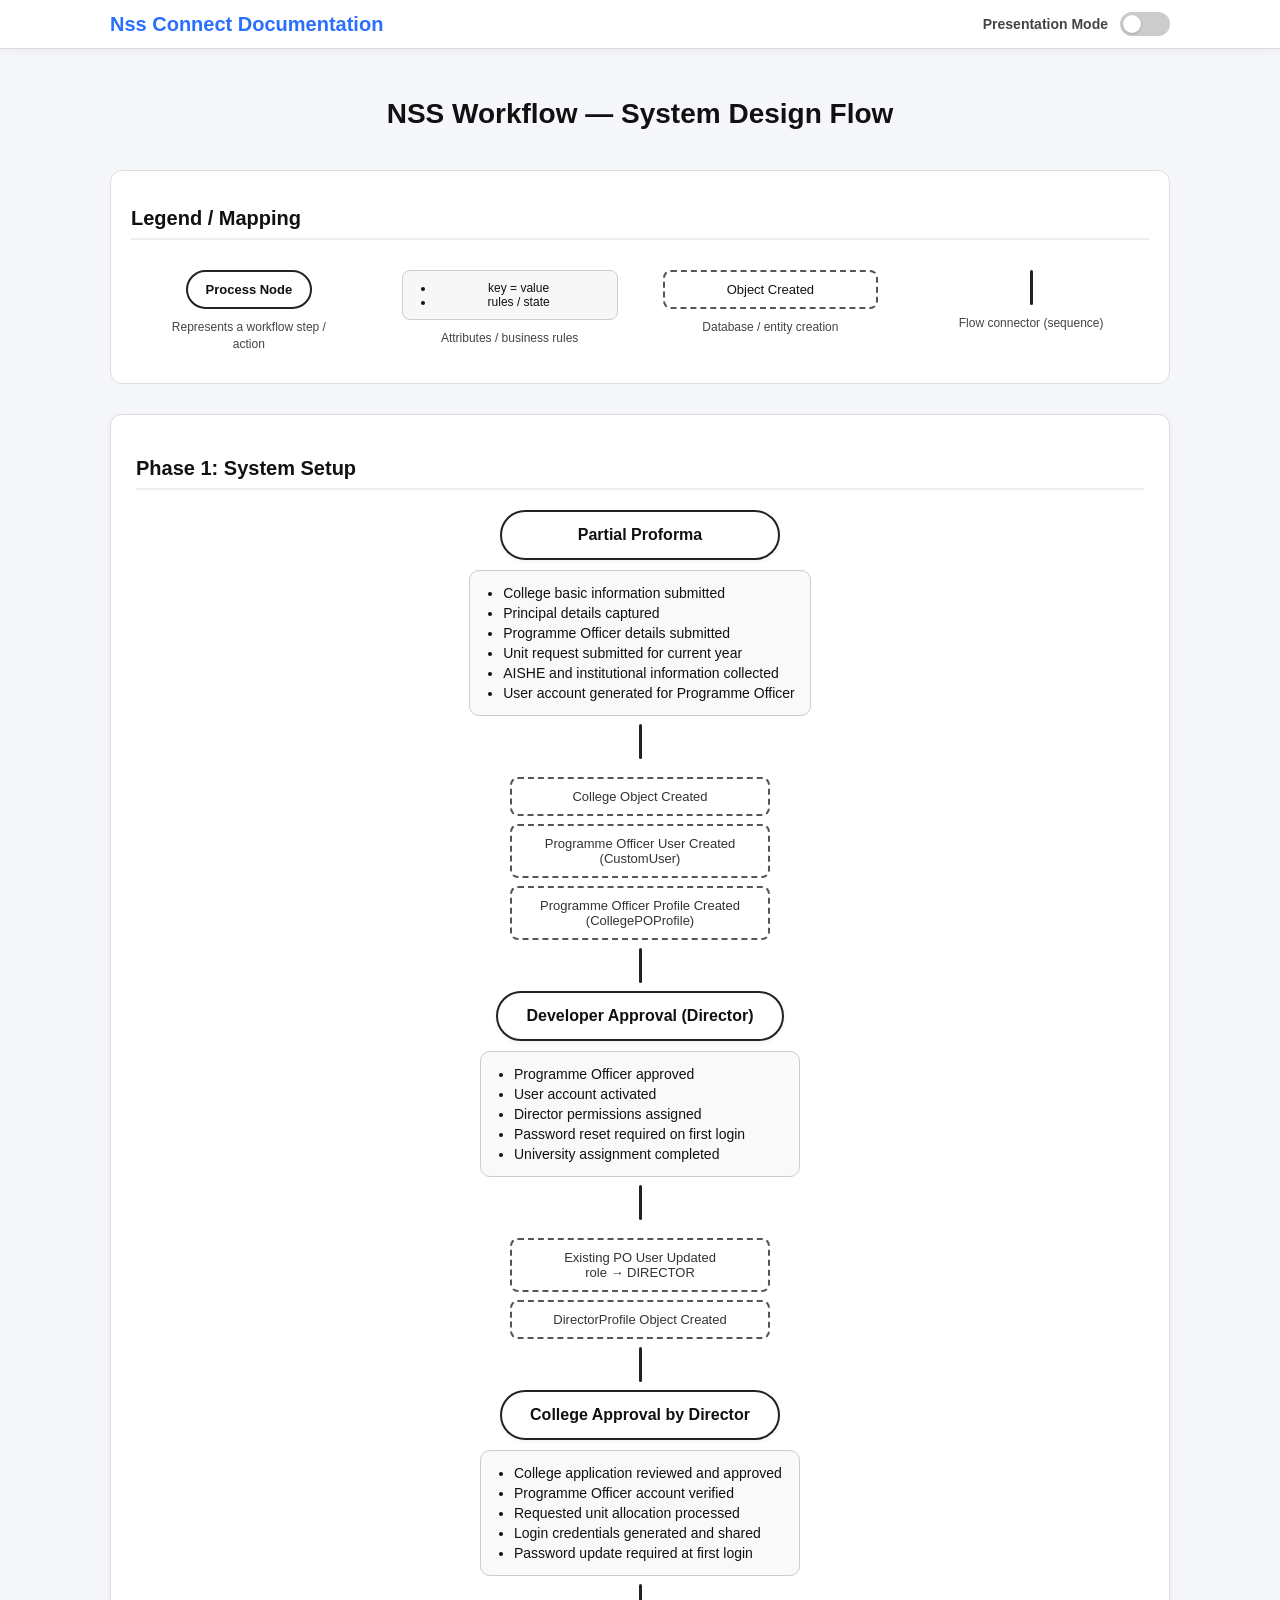
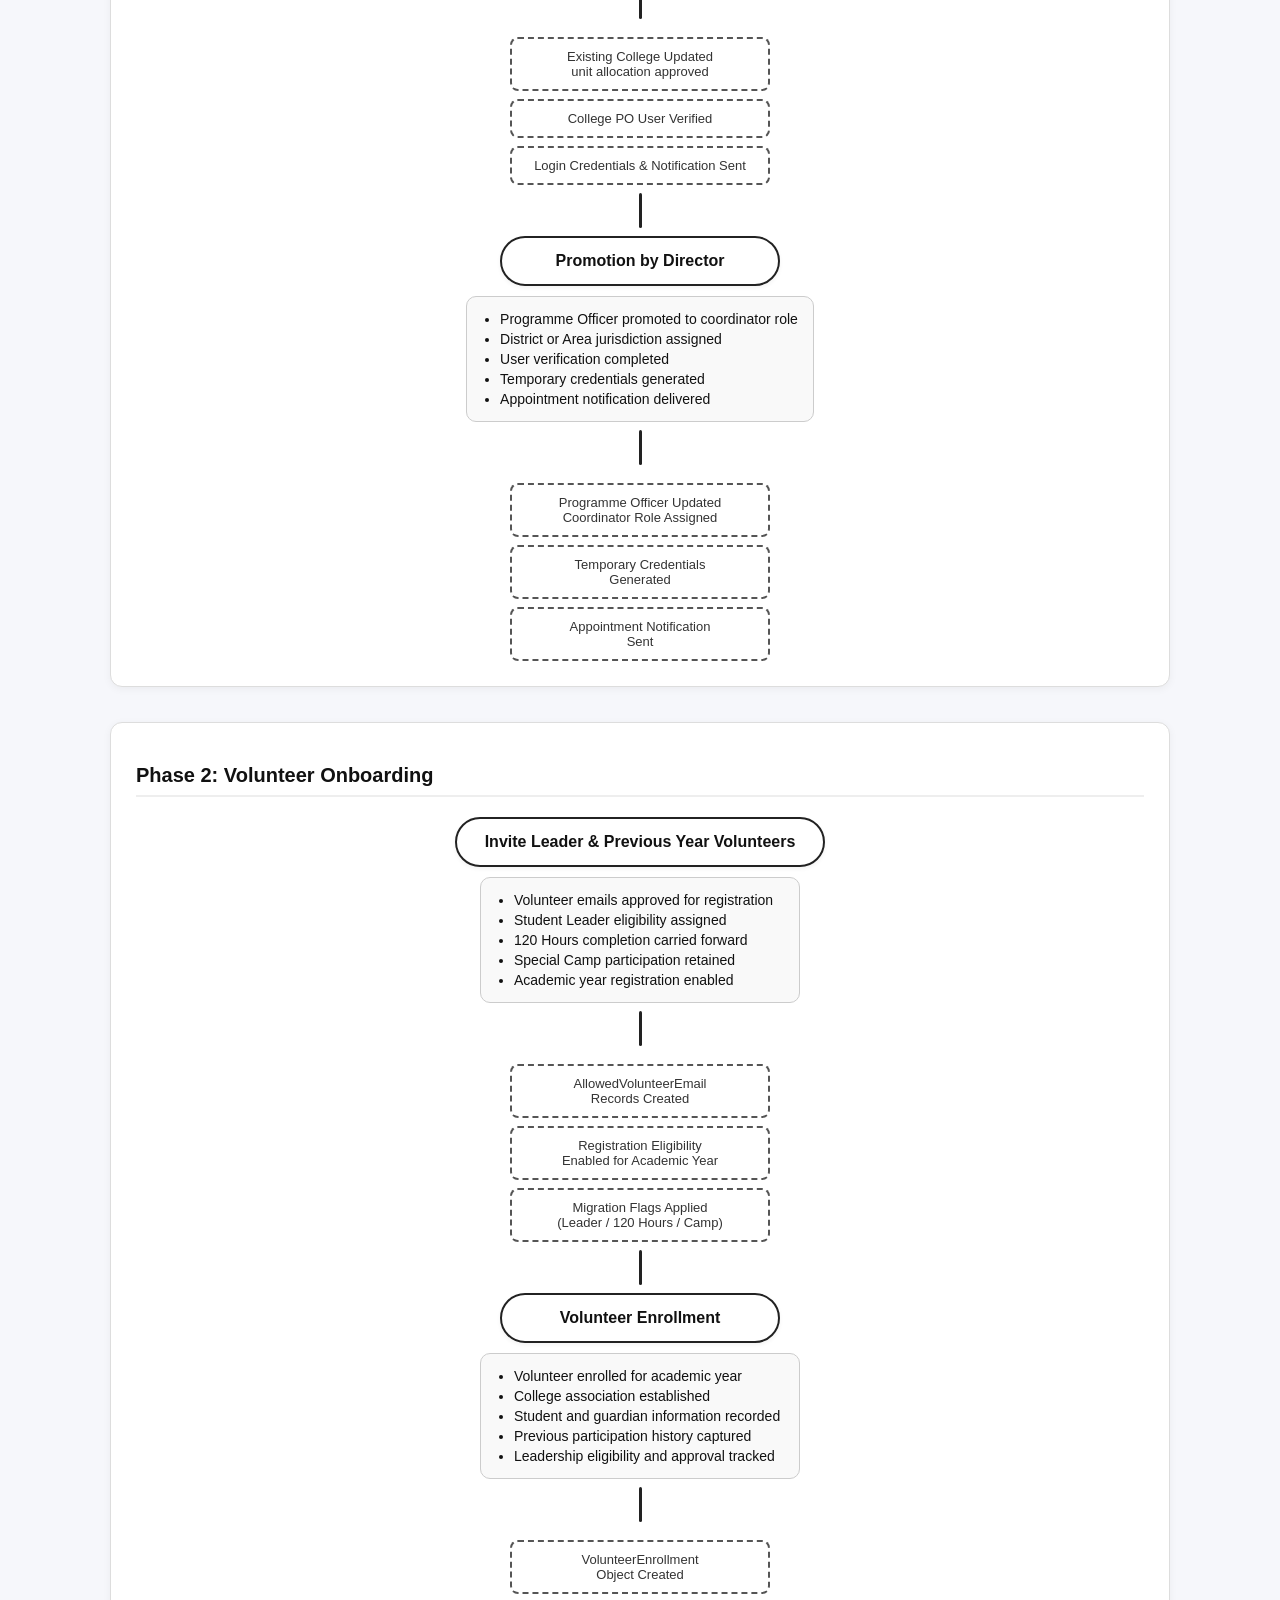
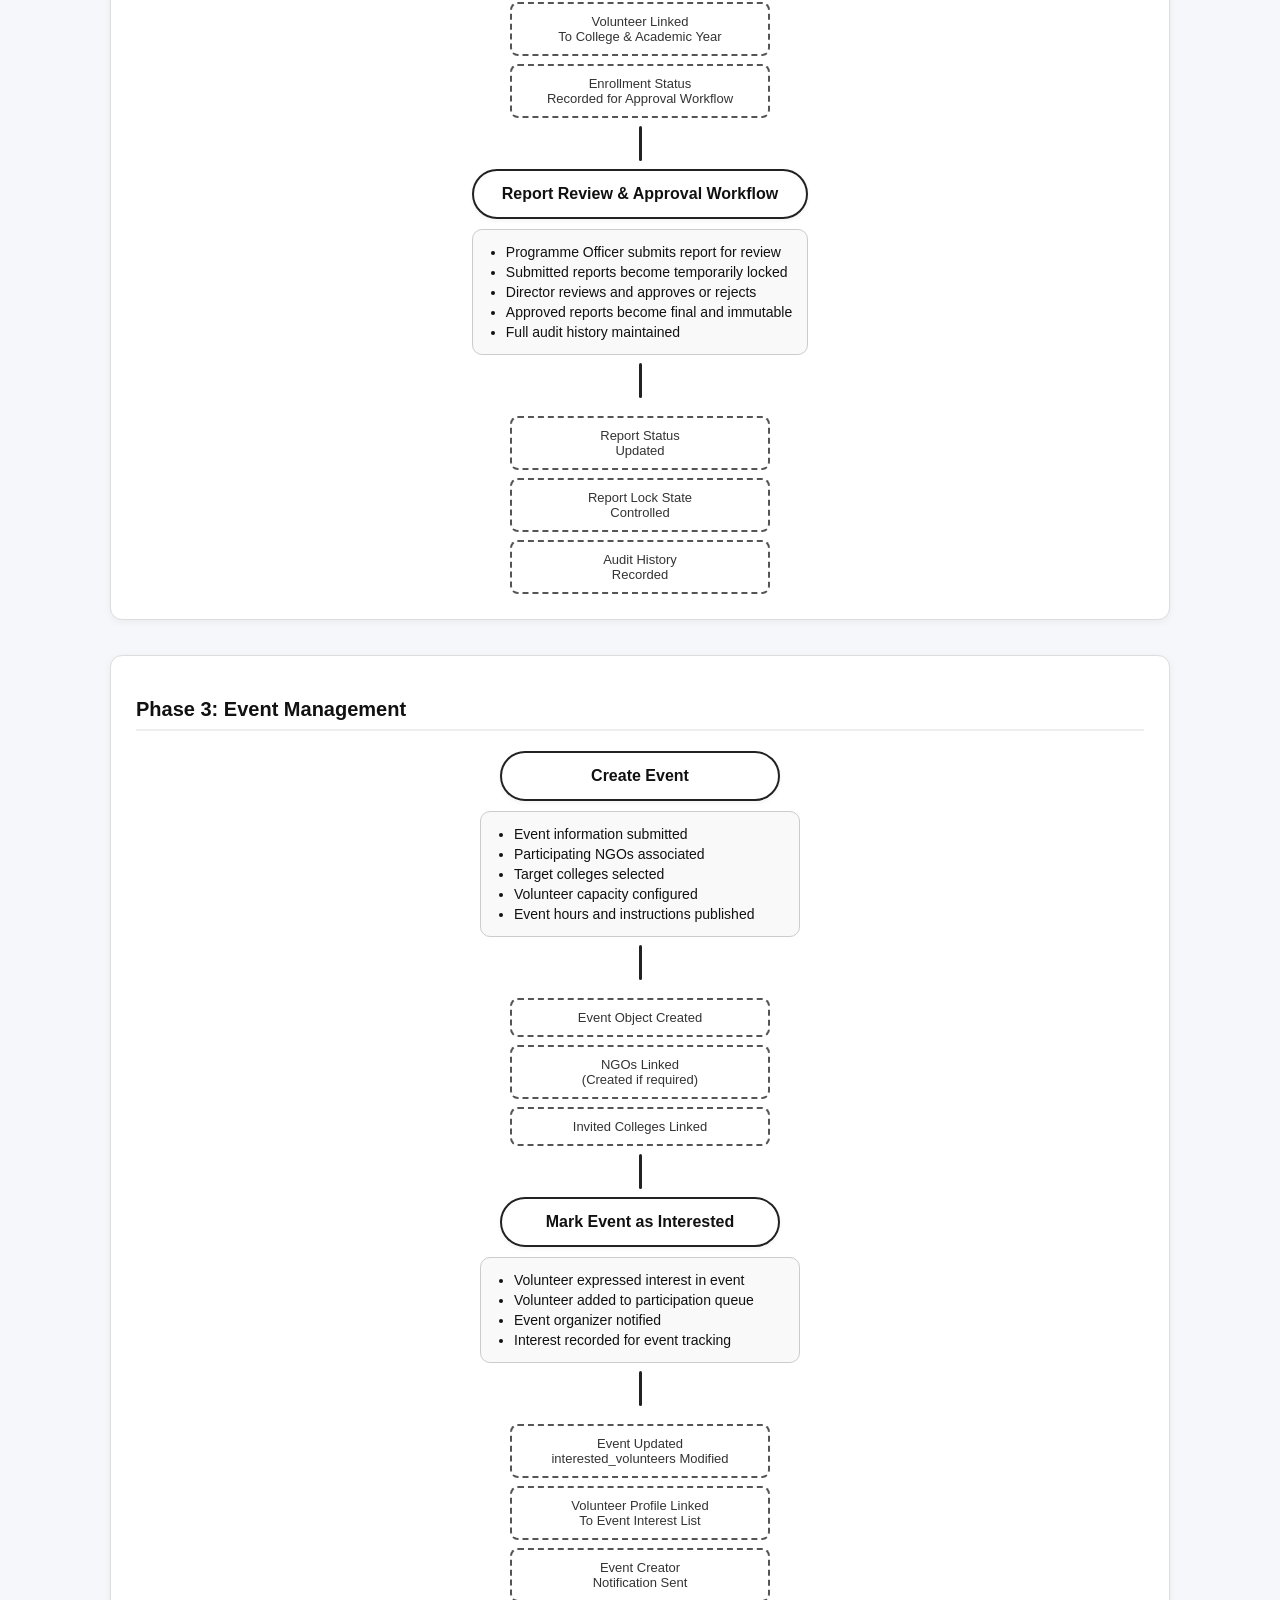
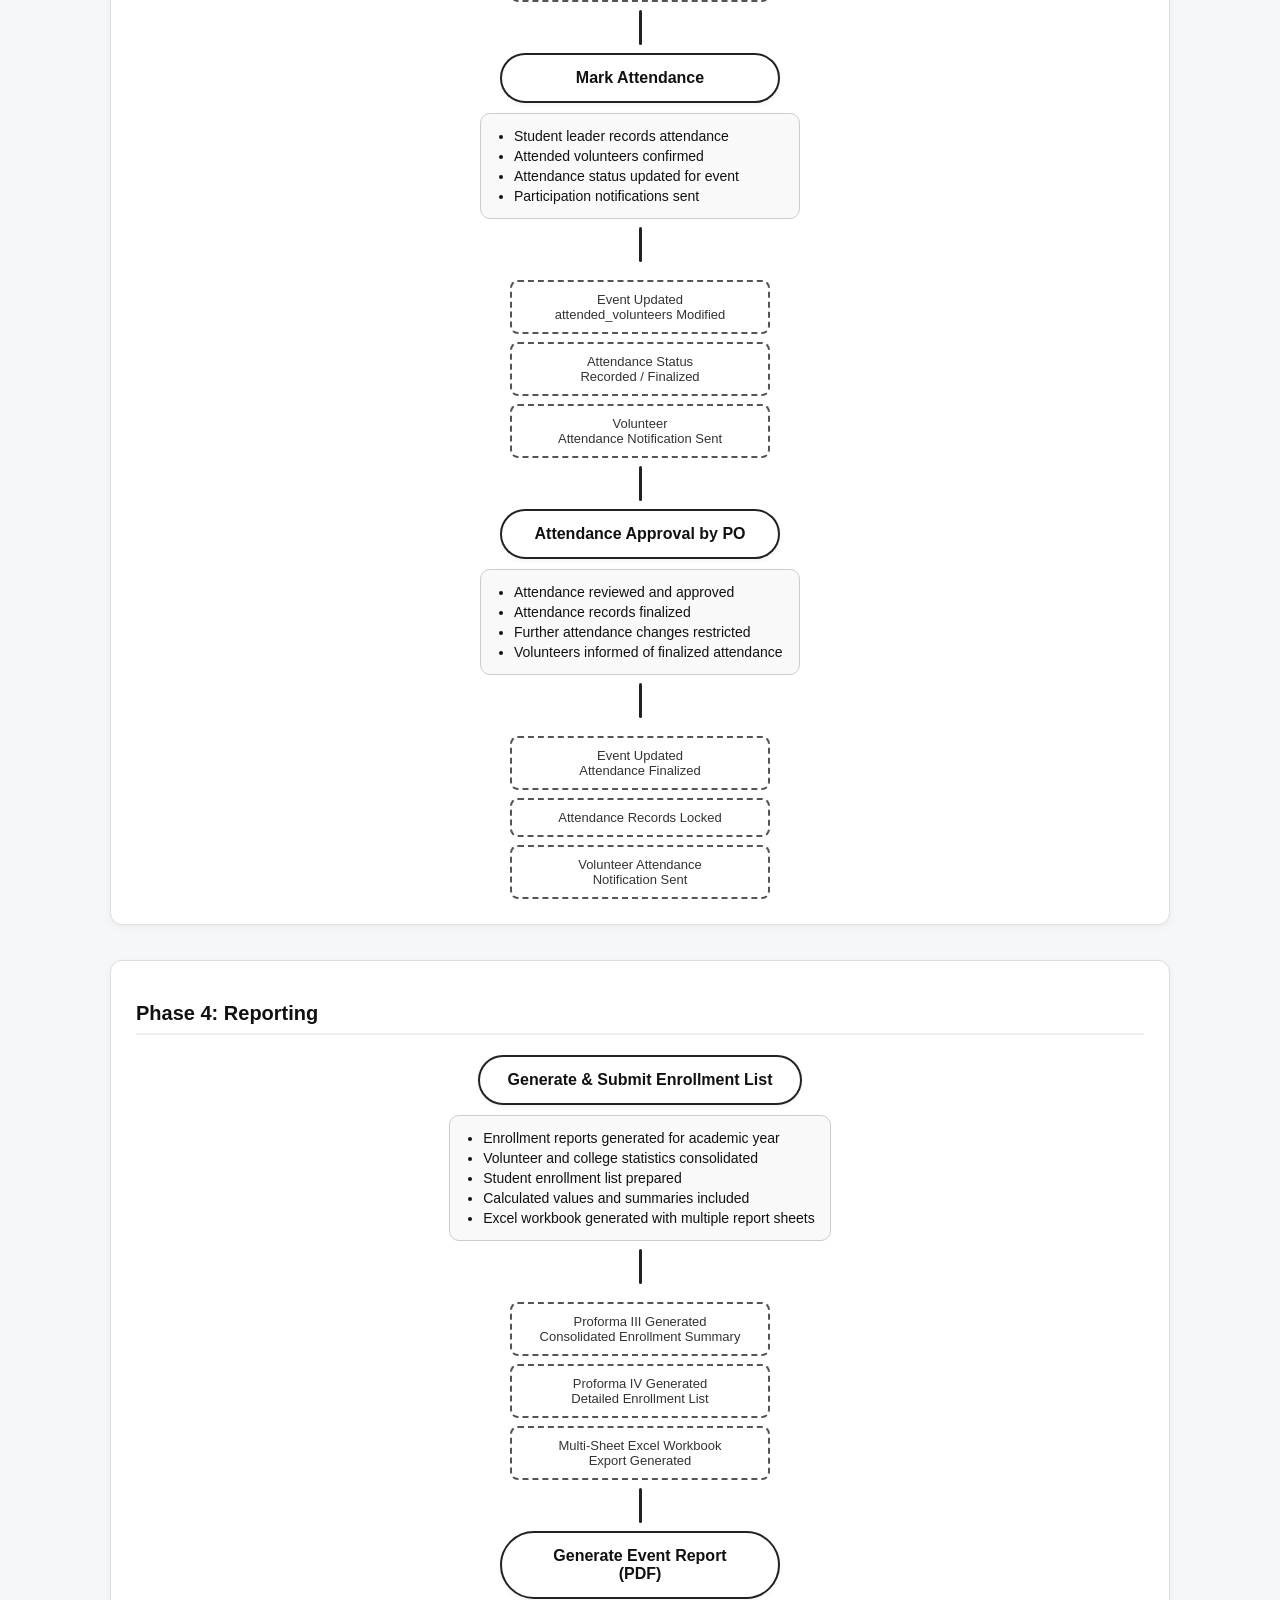
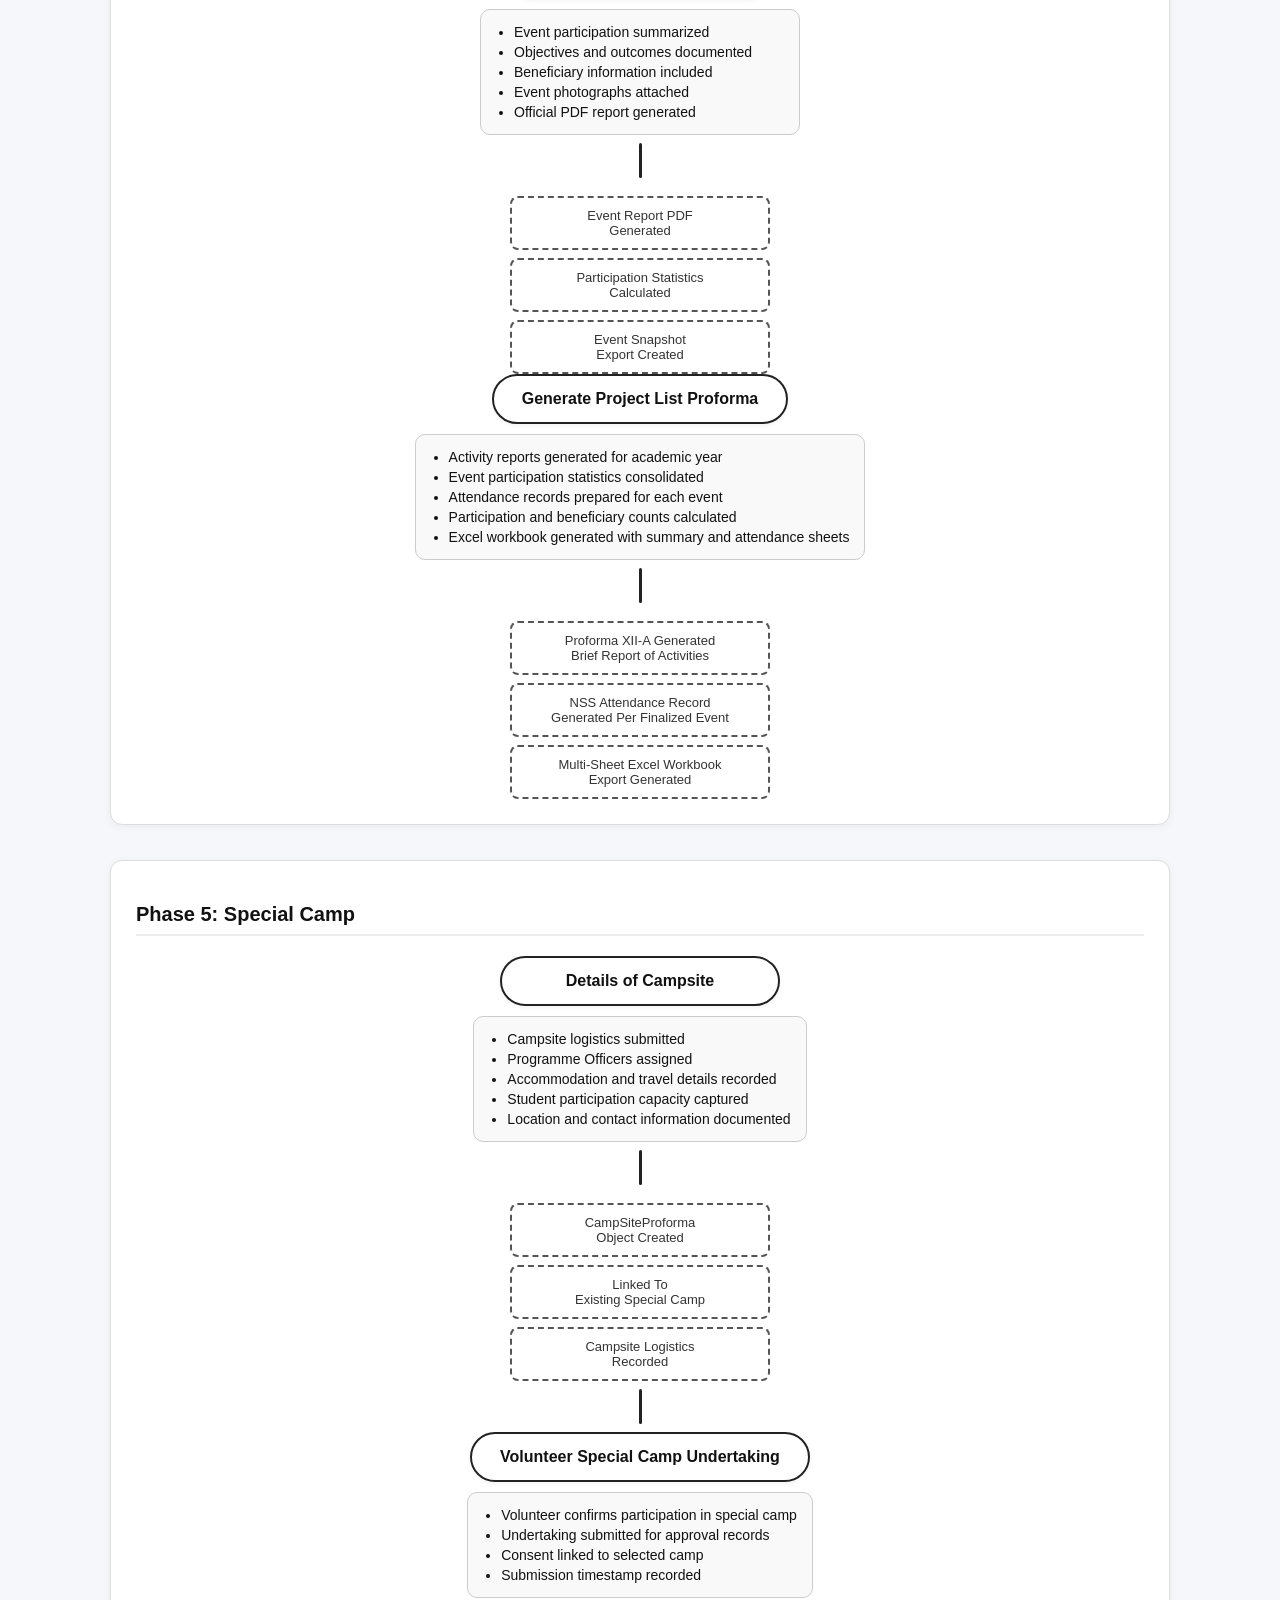
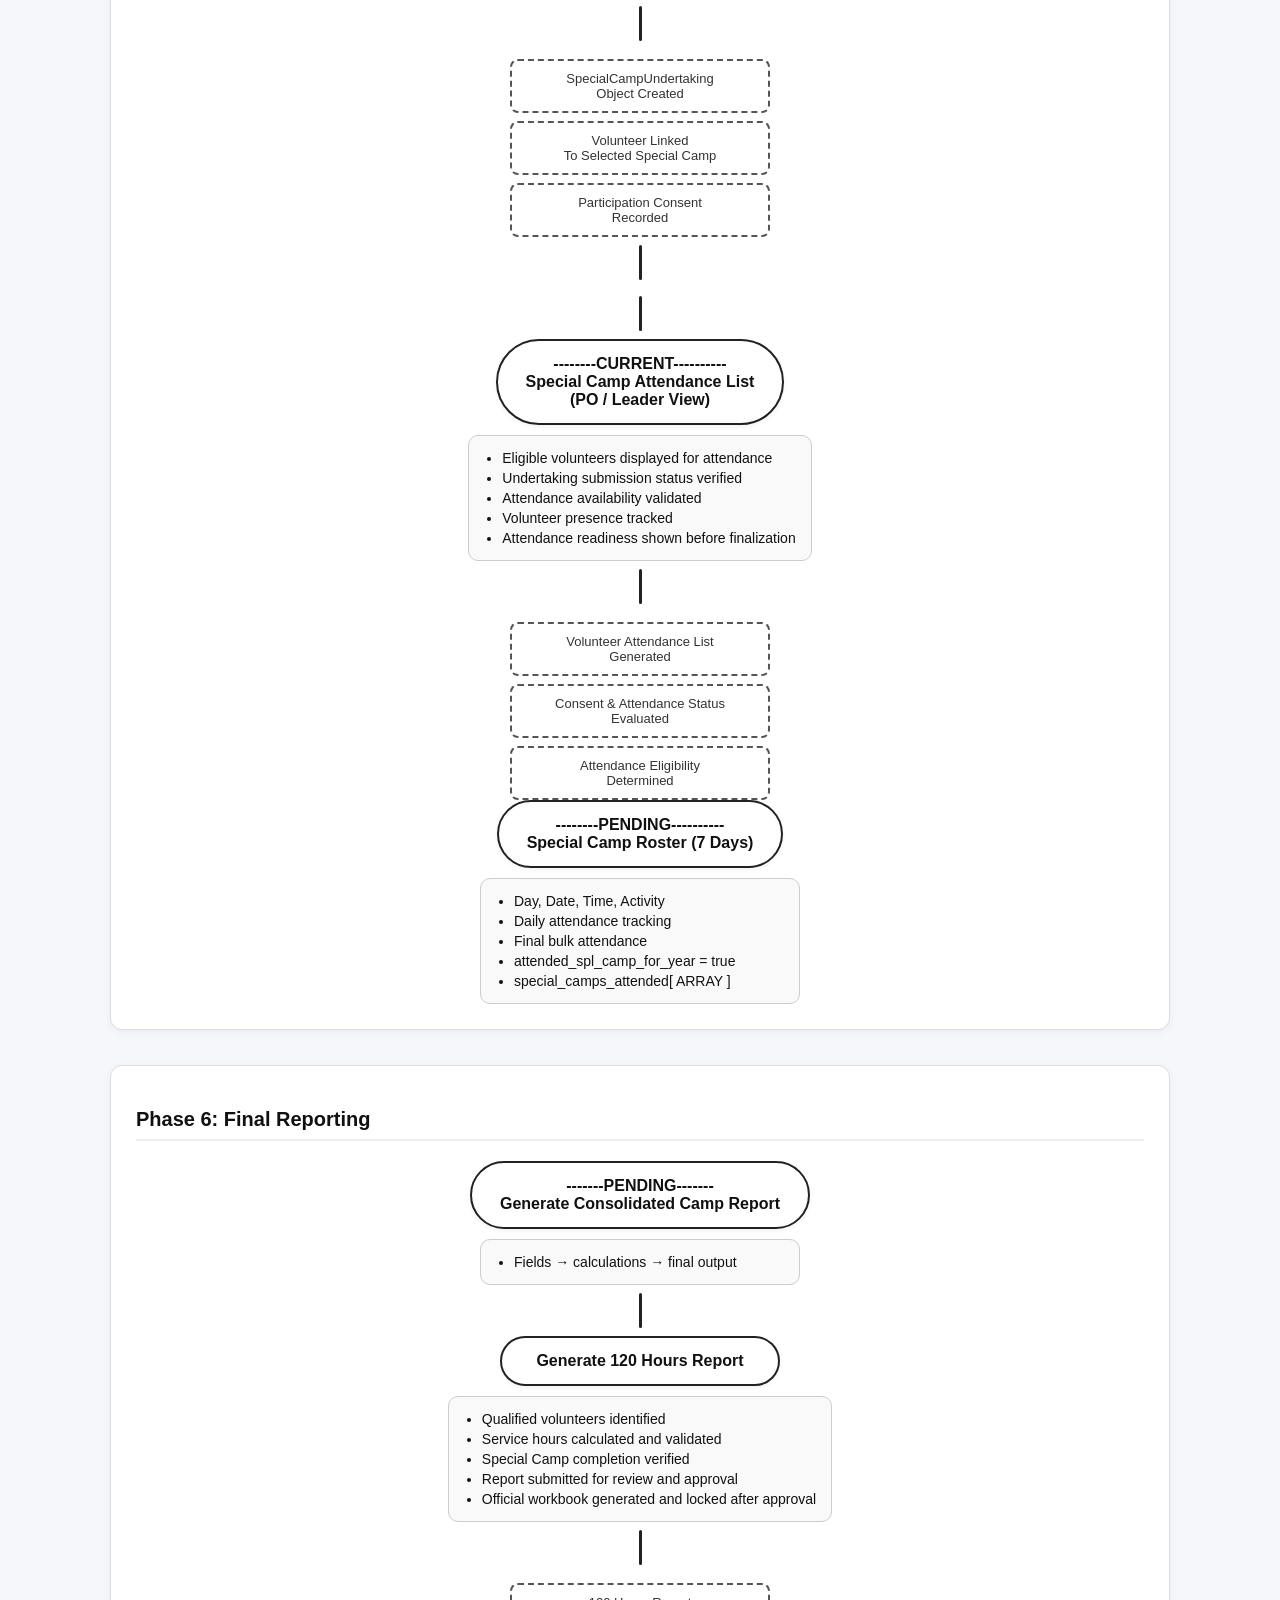
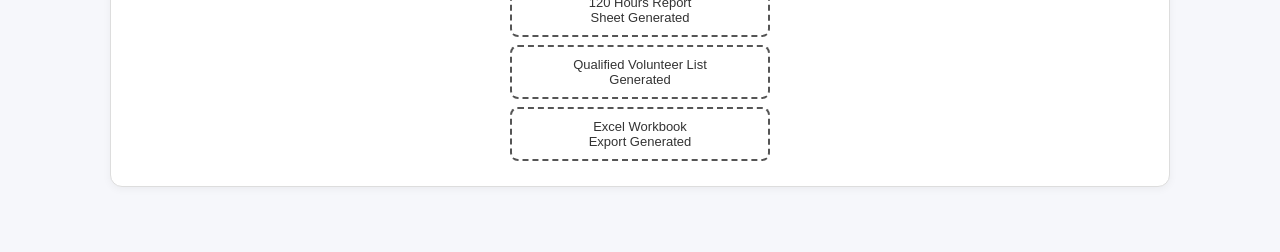
<file: dummy.html>
<!DOCTYPE html>
<html lang="en">

<head>
    <meta charset="UTF-8">
    <title>NSS Workflow Diagram</title>
    <link rel="stylesheet" href="dummy.css">
</head>

<body>

    <nav class="navbar">
        <div class="nav-container">
            <span class="nav-title">nss connect documentation</span>
            <div class="nav-controls">
                <span id="mode-text" class="mode-label">Presentation Mode</span>
                <label class="switch">
                    <input type="checkbox" id="mode-toggle">
                    <span class="slider"></span>
                </label>
            </div>
        </div>
    </nav>

    <div class="container">

        <h1 class="title">NSS Workflow — System Design Flow</h1>
        <!-- ===================== LEGEND ===================== -->
        <section class="legend">

            <h2 class="phase-title">Legend / Mapping</h2>

            <div class="legend-grid">

                <div class="legend-card">
                    <div class="legend-node">Process Node</div>
                    <div class="legend-text">Represents a workflow step / action</div>
                </div>

                <div class="legend-card">
                    <div class="legend-attr">
                        <ul>
                            <li>key = value</li>
                            <li>rules / state</li>
                        </ul>
                    </div>
                    <div class="legend-text">Attributes / business rules</div>
                </div>

                <div class="legend-card">
                    <div class="legend-object">Object Created</div>
                    <div class="legend-text">Database / entity creation</div>
                </div>

                <div class="legend-card">
                    <div class="legend-line"></div>
                    <div class="legend-text">Flow connector (sequence)</div>
                </div>

            </div>

        </section>
        <!-- ===================== PHASE 1 ===================== -->
        <section class="phase">

            <h2 class="phase-title">Phase 1: System Setup</h2>

            <div class="flow">

                <!-- Step 1 -->
                <!-- ===================== PARTIAL PROFORMA ===================== -->

                <div class="node">
                    Partial Proforma
                </div>

                <!-- PRESENTATION / NON TECH MODE -->
                <div class="attributes presentation-attr">
                    <ul>
                        <li>College basic information submitted</li>
                        <li>Principal details captured</li>
                        <li>Programme Officer details submitted</li>
                        <li>Unit request submitted for current year</li>
                        <li>AISHE and institutional information collected</li>
                        <li>User account generated for Programme Officer</li>
                    </ul>
                </div>

                <!-- DEVELOPER / TECH MODE -->
                <div class="attributes developer-attr">
                    <ul>

                        <li><strong>Operation:</strong> partial_proforma</li>

                        <li>
                            <strong>College</strong><br>
                            name,
                            university,
                            district,
                            state,
                            pincode,
                            postal_address,
                            block_or_ward,
                            area,
                            email,
                            telephone,
                            principal_name,
                            principal_email,
                            principal_phone,
                            established_year,
                            status_grants,
                            status_minority,
                            minority_type,
                            is_autonomous,
                            total_students_male,
                            total_students_female,
                            allowed_units_current_year,
                            requested_units_current_year,
                            units_request_status,
                            c_aishe_code
                        </li>

                        <li>
                            <strong>CustomUser</strong><br>
                            email,
                            first_name,
                            last_name,
                            phone,
                            gender,
                            role,
                            password,
                            is_active
                        </li>

                        <li>
                            <strong>CollegePOProfile</strong><br>
                            user,
                            college,
                            c_aishe_code,
                            subject_taught,
                            whatsapp_phone_number,
                            date_of_appointment_as_po,
                            orientation_year,
                            is_primary
                        </li>

                    </ul>
                </div>

                <div class="connector"></div>

                <!-- OBJECTS CREATED -->

                <div class="objects">

                    <div class="object-box">
                        College Object Created
                    </div>

                    <div class="object-box">
                        Programme Officer User Created
                        <br>
                        (CustomUser)
                    </div>

                    <div class="object-box">
                        Programme Officer Profile Created
                        <br>
                        (CollegePOProfile)
                    </div>

                </div>

                <div class="connector"></div>

                <!-- Step 2 -->
                <!-- ===================== DEVELOPER APPROVAL (DIRECTOR) ===================== -->

                <div class="node">
                    Developer Approval (Director)
                </div>

                <!-- PRESENTATION / NON TECH MODE -->
                <div class="attributes presentation-attr">
                    <ul>
                        <li>Programme Officer approved</li>
                        <li>User account activated</li>
                        <li>Director permissions assigned</li>
                        <li>Password reset required on first login</li>
                        <li>University assignment completed</li>
                    </ul>
                </div>

                <!-- DEVELOPER / TECH MODE -->
                <div class="attributes developer-attr">
                    <ul>

                        <li>
                            <strong>Operation:</strong>
                            developer_approve_director
                        </li>

                        <li>
                            <strong>CustomUser (Updated)</strong><br>
                            role → DIRECTOR<br>
                            is_verified → true<br>
                            is_active → true<br>
                            password → generated / assigned<br>
                            must_change_password → true
                        </li>

                        <li>
                            <strong>DirectorProfile (Created)</strong><br>
                            user<br>
                            university
                        </li>

                    </ul>
                </div>

                <div class="connector"></div>

                <!-- OBJECTS CREATED -->

                <div class="objects">

                    <div class="object-box">
                        Existing PO User Updated
                        <br>
                        role → DIRECTOR
                    </div>

                    <div class="object-box">
                        DirectorProfile Object Created
                    </div>

                </div>

                <div class="connector"></div>

                <!-- Step 3 -->
                <!-- ===================== COLLEGE APPROVAL BY DIRECTOR ===================== -->

                <div class="node">
                    College Approval by Director
                </div>

                <!-- PRESENTATION / NON TECH MODE -->
                <div class="attributes presentation-attr">
                    <ul>
                        <li>College application reviewed and approved</li>
                        <li>Programme Officer account verified</li>
                        <li>Requested unit allocation processed</li>
                        <li>Login credentials generated and shared</li>
                        <li>Password update required at first login</li>
                    </ul>
                </div>

                <!-- DEVELOPER / TECH MODE -->
                <div class="attributes developer-attr">
                    <ul>

                        <li>
                            <strong>Operation:</strong>
                            college_approval_by_director
                        </li>

                        <li>
                            <strong>CustomUser (Updated)</strong><br>
                            is_verified → true<br>
                            password → generated / assigned<br>
                            must_change_password → true
                        </li>

                        <li>
                            <strong>College (Updated)</strong><br>
                            allowed_units_current_year<br>
                            requested_units_current_year<br>
                            units_request_status → APPROVED
                        </li>

                    </ul>
                </div>

                <div class="connector"></div>

                <!-- OBJECTS UPDATED -->

                <div class="objects">

                    <div class="object-box">
                        Existing College Updated
                        <br>
                        unit allocation approved
                    </div>

                    <div class="object-box">
                        College PO User Verified
                    </div>

                    <div class="object-box">
                        Login Credentials &
                        Notification Sent
                    </div>

                </div>

                <div class="connector"></div>

                <!-- Step 4
                <div class="node">
                    Promotion by Director
                </div>

                <div class="attributes presentation-attr">
                    <ul>
                        <li>role assignment</li>
                        <li>district / area allocation</li>
                    </ul>
                </div>
                <div class="attributes developer-attr">
                    <ul>
                        <li>userService.updateRole(userId, 'PO'); allocationService.assignArea(userId, areaId)</li>
                    </ul>
                </div> -->
                <!-- ===================== PO PROMOTION TO COORDINATOR ===================== -->

                <div class="node">
                    Promotion by Director
                </div>

                <!-- PRESENTATION / NON TECH MODE -->
                <div class="attributes presentation-attr">
                    <ul>
                        <li>Programme Officer promoted to coordinator role</li>
                        <li>District or Area jurisdiction assigned</li>
                        <li>User verification completed</li>
                        <li>Temporary credentials generated</li>
                        <li>Appointment notification delivered</li>
                    </ul>
                </div>

                <!-- DEVELOPER / TECH MODE -->
                <div class="attributes developer-attr">
                    <ul>

                        <li>
                            <strong>Operation:</strong>
                            po_promotion_to_coordinator
                        </li>

                        <li>
                            <strong>Authorization</strong><br>
                            DirectorProfile.university
                        </li>

                        <li>
                            <strong>CollegePOProfile (Updated)</strong><br>
                            is_district_coordinator<br>
                            is_area_coordinator
                        </li>

                        <li>
                            <strong>CustomUser (Updated)</strong><br>
                            is_verified → true<br>
                            password → generated temporary password<br>
                            must_change_password → true
                        </li>

                        <li>
                            <strong>Validation</strong><br>
                            Director university == College university
                        </li>

                    </ul>
                </div>

                <div class="connector"></div>

                <!-- OBJECTS UPDATED -->

                <div class="objects">

                    <div class="object-box">
                        Programme Officer Updated
                        <br>
                        Coordinator Role Assigned
                    </div>

                    <div class="object-box">
                        Temporary Credentials
                        <br>
                        Generated
                    </div>

                    <div class="object-box">
                        Appointment Notification
                        <br>
                        Sent
                    </div>

                </div>

            </div>
        </section>


        <!-- ===================== PHASE 2 ===================== -->
        <section class="phase">

            <h2 class="phase-title">Phase 2: Volunteer Onboarding</h2>

            <div class="flow">

                <!-- ===================== INVITE LEADER & PREVIOUS YEAR VOLUNTEERS ===================== -->

                <div class="node">
                    Invite Leader & Previous Year Volunteers
                </div>

                <!-- PRESENTATION / NON TECH MODE -->
                <div class="attributes presentation-attr">
                    <ul>
                        <li>Volunteer emails approved for registration</li>
                        <li>Student Leader eligibility assigned</li>
                        <li>120 Hours completion carried forward</li>
                        <li>Special Camp participation retained</li>
                        <li>Academic year registration enabled</li>
                    </ul>
                </div>

                <!-- DEVELOPER / TECH MODE -->
                <div class="attributes developer-attr">
                    <ul>

                        <li>
                            <strong>Operation:</strong>
                            invite_leader_and_previous_year_volunteers
                        </li>

                        <li>
                            <strong>AllowedVolunteerEmail (Created)</strong><br>
                            email<br>
                            college<br>
                            academic_year<br>
                            is_student_leader<br>
                            prev_120_completed<br>
                            prev_camp_attended<br>
                            added_by
                        </li>

                    </ul>
                </div>

                <div class="connector"></div>

                <!-- OBJECTS CREATED -->

                <div class="objects">

                    <div class="object-box">
                        AllowedVolunteerEmail
                        <br>
                        Records Created
                    </div>

                    <div class="object-box">
                        Registration Eligibility
                        <br>
                        Enabled for Academic Year
                    </div>

                    <div class="object-box">
                        Migration Flags Applied
                        <br>
                        (Leader / 120 Hours / Camp)
                    </div>

                </div>

                <div class="connector"></div>

                <!-- ===================== VOLUNTEER ENROLLMENT ===================== -->

                <div class="node">
                    Volunteer Enrollment
                </div>

                <!-- PRESENTATION / NON TECH MODE -->
                <div class="attributes presentation-attr">
                    <ul>
                        <li>Volunteer enrolled for academic year</li>
                        <li>College association established</li>
                        <li>Student and guardian information recorded</li>
                        <li>Previous participation history captured</li>
                        <li>Leadership eligibility and approval tracked</li>
                    </ul>
                </div>

                <!-- DEVELOPER / TECH MODE -->
                <div class="attributes developer-attr">
                    <ul>

                        <li>
                            <strong>Operation:</strong>
                            volunteer_enrollment
                        </li>

                        <li>
                            <strong>VolunteerEnrollment (Created)</strong><br>
                            volunteer<br>
                            college<br>
                            academic_year<br>
                            enrollment_year<br>
                            local_address<br>
                            guardian_name<br>
                            guardian_phone<br>
                            guardian_address<br>
                            guardian_relation<br>
                            guardian_office<br>
                            previous_nss<br>
                            previous_ncc<br>
                            completed_120_hours<br>
                            attended_special_camp<br>
                            is_accepted<br>
                            vec_code<br>
                            approved_by<br>
                            approved_at<br>
                            is_student_leader<br>
                            leader_type<br>
                            student_class<br>
                            student_mobile<br>
                            student_email<br>
                            roll_no
                        </li>

                    </ul>
                </div>

                <div class="connector"></div>

                <!-- OBJECTS CREATED -->

                <div class="objects">

                    <div class="object-box">
                        VolunteerEnrollment
                        <br>
                        Object Created
                    </div>

                    <div class="object-box">
                        Volunteer Linked
                        <br>
                        To College & Academic Year
                    </div>

                    <div class="object-box">
                        Enrollment Status
                        <br>
                        Recorded for Approval Workflow
                    </div>

                </div>
                <!-- ===================== REPORT REVIEW & APPROVAL WORKFLOW ===================== -->

                <div class="connector"></div>

                <div class="node">
                    Report Review & Approval Workflow
                </div>

                <!-- PRESENTATION / NON TECH MODE -->
                <div class="attributes presentation-attr">
                    <ul>
                        <li>Programme Officer submits report for review</li>
                        <li>Submitted reports become temporarily locked</li>
                        <li>Director reviews and approves or rejects</li>
                        <li>Approved reports become final and immutable</li>
                        <li>Full audit history maintained</li>
                    </ul>
                </div>

                <!-- DEVELOPER / TECH MODE -->
                <div class="attributes developer-attr">
                    <ul>

                        <li>
                            <strong>Scope</strong><br>
                            Event Reports<br>
                            Export Reports
                        </li>

                        <li>
                            <strong>Lifecycle</strong><br>
                            Draft<br>
                            Submitted<br>
                            Approved<br>
                            Rejected
                        </li>

                        <li>
                            <strong>Submission Rules</strong><br>
                            submission → report locked<br>
                            no regeneration allowed<br>
                            local edits disabled
                        </li>

                        <li>
                            <strong>Director Review</strong><br>
                            approve → permanent lock<br>
                            reject → unlock for correction
                        </li>

                        <li>
                            <strong>Audit Trail</strong><br>
                            timestamp recorded<br>
                            reviewer identity recorded<br>
                            lifecycle history preserved
                        </li>

                    </ul>
                </div>

                <div class="connector"></div>

                <!-- OBJECTS UPDATED -->

                <div class="objects">

                    <div class="object-box">
                        Report Status
                        <br>
                        Updated
                    </div>

                    <div class="object-box">
                        Report Lock State
                        <br>
                        Controlled
                    </div>

                    <div class="object-box">
                        Audit History
                        <br>
                        Recorded
                    </div>

                </div>
            </div>


        </section>


        <!-- ===================== PHASE 3 ===================== -->
        <section class="phase">

            <h2 class="phase-title">Phase 3: Event Management</h2>

            <div class="flow">

                <!-- ===================== CREATE EVENT ===================== -->

                <div class="node">
                    Create Event
                </div>

                <!-- PRESENTATION / NON TECH MODE -->
                <div class="attributes presentation-attr">
                    <ul>
                        <li>Event information submitted</li>
                        <li>Participating NGOs associated</li>
                        <li>Target colleges selected</li>
                        <li>Volunteer capacity configured</li>
                        <li>Event hours and instructions published</li>
                    </ul>
                </div>

                <!-- DEVELOPER / TECH MODE -->
                <div class="attributes developer-attr">
                    <ul>

                        <li>
                            <strong>Operation:</strong>
                            create_event
                        </li>

                        <li>
                            <strong>Event (Created)</strong><br>
                            name<br>
                            description<br>
                            location<br>
                            date<br>
                            time<br>
                            event_type<br>
                            event_category<br>
                            volunteers_needed<br>
                            hours_credited<br>
                            special_instructions<br>
                            is_all_colleges<br>
                            created_by<br>
                            ngos<br>
                            invited_colleges
                        </li>

                        <li>
                            <strong>NGO</strong><br>
                            name
                        </li>

                    </ul>
                </div>

                <div class="connector"></div>

                <!-- OBJECTS CREATED -->

                <div class="objects">

                    <div class="object-box">
                        Event Object Created
                    </div>

                    <div class="object-box">
                        NGOs Linked
                        <br>
                        (Created if required)
                    </div>

                    <div class="object-box">
                        Invited Colleges Linked
                    </div>

                </div>

                <div class="connector"></div>

                <!-- ===================== MARK EVENT AS INTERESTED ===================== -->

                <div class="node">
                    Mark Event as Interested
                </div>

                <!-- PRESENTATION / NON TECH MODE -->
                <div class="attributes presentation-attr">
                    <ul>
                        <li>Volunteer expressed interest in event</li>
                        <li>Volunteer added to participation queue</li>
                        <li>Event organizer notified</li>
                        <li>Interest recorded for event tracking</li>
                    </ul>
                </div>

                <!-- DEVELOPER / TECH MODE -->
                <div class="attributes developer-attr">
                    <ul>

                        <li>
                            <strong>Operation:</strong>
                            mark_event_as_interested
                        </li>

                        <li>
                            <strong>Validation</strong><br>
                            CustomUser.role
                        </li>

                        <li>
                            <strong>VolunteerProfile</strong><br>
                            id
                        </li>

                        <li>
                            <strong>Event (Updated)</strong><br>
                            id<br>
                            interested_volunteers
                        </li>

                    </ul>
                </div>

                <div class="connector"></div>

                <!-- OBJECTS UPDATED -->

                <div class="objects">

                    <div class="object-box">
                        Event Updated
                        <br>
                        interested_volunteers Modified
                    </div>

                    <div class="object-box">
                        Volunteer Profile Linked
                        <br>
                        To Event Interest List
                    </div>

                    <div class="object-box">
                        Event Creator
                        <br>
                        Notification Sent
                    </div>

                </div>

                <div class="connector"></div>

                <!-- ===================== MARK ATTENDANCE ===================== -->

                <div class="node">
                    Mark Attendance
                </div>

                <!-- PRESENTATION / NON TECH MODE -->
                <div class="attributes presentation-attr">
                    <ul>
                        <li>Student leader records attendance</li>
                        <li>Attended volunteers confirmed</li>
                        <li>Attendance status updated for event</li>
                        <li>Participation notifications sent</li>
                    </ul>
                </div>

                <!-- DEVELOPER / TECH MODE -->
                <div class="attributes developer-attr">
                    <ul>

                        <li>
                            <strong>Operation:</strong>
                            mark_attendance_by_leader
                        </li>

                        <li>
                            <strong>Authorization</strong><br>
                            CustomUser.role<br>
                            VolunteerEnrollment.is_student_leader
                        </li>

                        <li>
                            <strong>VolunteerEnrollment</strong><br>
                            college<br>
                            academic_year
                        </li>

                        <li>
                            <strong>Event (Updated)</strong><br>
                            id<br>
                            is_attendance_finalized<br>
                            attended_volunteers
                        </li>

                        <li>
                            <strong>VolunteerProfile</strong><br>
                            id
                        </li>

                        <li>
                            <strong>EventReport (Updated)</strong><br>
                            status
                        </li>

                    </ul>
                </div>

                <div class="connector"></div>

                <!-- OBJECTS UPDATED -->

                <div class="objects">

                    <div class="object-box">
                        Event Updated
                        <br>
                        attended_volunteers Modified
                    </div>

                    <div class="object-box">
                        Attendance Status
                        <br>
                        Recorded / Finalized
                    </div>

                    <div class="object-box">
                        Volunteer
                        <br>
                        Attendance Notification Sent
                    </div>

                </div>

                <div class="connector"></div>

                <!-- ===================== ATTENDANCE APPROVAL BY PO ===================== -->

                <div class="node">
                    Attendance Approval by PO
                </div>

                <!-- PRESENTATION / NON TECH MODE -->
                <div class="attributes presentation-attr">
                    <ul>
                        <li>Attendance reviewed and approved</li>
                        <li>Attendance records finalized</li>
                        <li>Further attendance changes restricted</li>
                        <li>Volunteers informed of finalized attendance</li>
                    </ul>
                </div>

                <!-- DEVELOPER / TECH MODE -->
                <div class="attributes developer-attr">
                    <ul>

                        <li>
                            <strong>Operation:</strong>
                            attendance_approval_by_po
                        </li>

                        <li>
                            <strong>Authorization</strong><br>
                            CustomUser.role
                        </li>

                        <li>
                            <strong>Event (Updated)</strong><br>
                            id<br>
                            is_attendance_finalized → true<br>
                            attendance_finalized_at<br>
                            attendance_finalized_by<br>
                            date
                        </li>

                    </ul>
                </div>

                <div class="connector"></div>

                <!-- OBJECTS UPDATED -->

                <div class="objects">

                    <div class="object-box">
                        Event Updated
                        <br>
                        Attendance Finalized
                    </div>

                    <div class="object-box">
                        Attendance Records Locked
                    </div>

                    <div class="object-box">
                        Volunteer Attendance
                        <br>
                        Notification Sent
                    </div>

                </div>

            </div>
        </section>


        <!-- ===================== PHASE 4 ===================== -->
        <section class="phase">

            <h2 class="phase-title">Phase 4: Reporting</h2>

            <div class="flow">

                <!-- ===================== GENERATE & SUBMIT ENROLLMENT LIST ===================== -->

                <div class="node">
                    Generate & Submit Enrollment List
                </div>

                <!-- PRESENTATION / NON TECH MODE -->
                <div class="attributes presentation-attr">
                    <ul>
                        <li>Enrollment reports generated for academic year</li>
                        <li>Volunteer and college statistics consolidated</li>
                        <li>Student enrollment list prepared</li>
                        <li>Calculated values and summaries included</li>
                        <li>Excel workbook generated with multiple report sheets</li>
                    </ul>
                </div>

                <!-- DEVELOPER / TECH MODE -->
                <div class="attributes developer-attr">
                    <ul>

                        <li>
                            <strong>Operation:</strong>
                            enrollment_report
                        </li>

                        <li>
                            <strong>Input</strong><br>
                            academic_year<br>
                            report_type → ENROLLMENT
                        </li>

                        <li>
                            <strong>Data Sources</strong><br>
                            College<br>
                            NSSUnit<br>
                            CollegePOProfile<br>
                            VolunteerEnrollment<br>
                            VolunteerProfile
                        </li>

                        <li>
                            <strong>Calculated Values</strong><br>
                            Academic Year Range<br>
                            VEC No<br>
                            Caste Category Mapping<br>
                            Full Name Generation<br>
                            Year of Joining (YOJ)<br>
                            Gender Indicator<br>
                            My Bharat Status<br>
                            Consolidated Statistics
                        </li>

                        <li>
                            <strong>Transformations</strong><br>
                            caste → category mapping<br>
                            academic_year + enrollment_year → YOJ<br>
                            names → uppercase full name<br>
                            AISHE + YOJ + serial → VEC number<br>
                            unit records → unit count
                        </li>

                    </ul>
                </div>

                <div class="connector"></div>

                <!-- OBJECTS CREATED -->

                <div class="objects">

                    <div class="object-box">
                        Proforma III Generated
                        <br>
                        Consolidated Enrollment Summary
                    </div>

                    <div class="object-box">
                        Proforma IV Generated
                        <br>
                        Detailed Enrollment List
                    </div>

                    <div class="object-box">
                        Multi-Sheet Excel Workbook
                        <br>
                        Export Generated
                    </div>

                </div>

                <div class="connector"></div>
                <!-- ===================== EVENT REPORT (PDF) ===================== -->

                <!-- <div class="connector"></div> -->

                <div class="node">
                    Generate Event Report
                    <br>
                    (PDF)
                </div>

                <!-- PRESENTATION / NON TECH MODE -->
                <div class="attributes presentation-attr">
                    <ul>
                        <li>Event participation summarized</li>
                        <li>Objectives and outcomes documented</li>
                        <li>Beneficiary information included</li>
                        <li>Event photographs attached</li>
                        <li>Official PDF report generated</li>
                    </ul>
                </div>

                <!-- DEVELOPER / TECH MODE -->
                <div class="attributes developer-attr">
                    <ul>

                        <li>
                            <strong>Operation:</strong>
                            event_report_pdf
                        </li>

                        <li>
                            <strong>Data Sources</strong><br>
                            Event<br>
                            EventReport
                        </li>

                        <li>
                            <strong>Fields Used</strong><br>
                            attended_volunteers<br>
                            name<br>
                            date<br>
                            introduction<br>
                            objectives<br>
                            outcome<br>
                            no_of_beneficiaries<br>
                            photo_1<br>
                            photo_2<br>
                            photo_3
                        </li>

                        <li>
                            <strong>Calculated Values</strong><br>
                            male_count<br>
                            female_count<br>
                            total_participants
                        </li>

                        <li>
                            <strong>Transformations</strong><br>
                            gender aggregation → participant summary<br>
                            event fields → report sections<br>
                            image fields → photograph pages
                        </li>

                    </ul>
                </div>

                <div class="connector"></div>

                <!-- OBJECTS CREATED -->

                <div class="objects">

                    <div class="object-box">
                        Event Report PDF
                        <br>
                        Generated
                    </div>

                    <div class="object-box">
                        Participation Statistics
                        <br>
                        Calculated
                    </div>

                    <div class="object-box">
                        Event Snapshot
                        <br>
                        Export Created
                    </div>

                </div>
                <!-- ===================== GENERATE PROJECT LIST PROFORMA ===================== -->

                <div class="node">
                    Generate Project List Proforma
                </div>

                <!-- PRESENTATION / NON TECH MODE -->
                <div class="attributes presentation-attr">
                    <ul>
                        <li>Activity reports generated for academic year</li>
                        <li>Event participation statistics consolidated</li>
                        <li>Attendance records prepared for each event</li>
                        <li>Participation and beneficiary counts calculated</li>
                        <li>Excel workbook generated with summary and attendance sheets</li>
                    </ul>
                </div>

                <!-- DEVELOPER / TECH MODE -->
                <div class="attributes developer-attr">
                    <ul>

                        <li>
                            <strong>Operation:</strong>
                            project_list_proforma
                        </li>

                        <li>
                            <strong>Input</strong><br>
                            academic_year<br>
                            report_type → EVENTS
                        </li>

                        <li>
                            <strong>Data Sources</strong><br>
                            College<br>
                            NSSUnit<br>
                            Event<br>
                            EventReport<br>
                            VolunteerProfile
                        </li>

                        <li>
                            <strong>Calculated Values</strong><br>
                            Academic Year<br>
                            Number of Students Enrolled<br>
                            Total Unique Participants<br>
                            Male / Female / Total Counts<br>
                            Organized By<br>
                            Beneficiaries<br>
                            Full Name Generation<br>
                            Time Formatting<br>
                            Venue Formatting<br>
                            Attendance Sheet Values<br>
                            Total Expenditure
                        </li>

                        <li>
                            <strong>Transformations</strong><br>
                            distinct volunteer IDs → participation count<br>
                            verified enrollments → enrolled count<br>
                            gender aggregation → event statistics<br>
                            hours_credited → max hours<br>
                            report snapshot → beneficiary values<br>
                            names → uppercase full name<br>
                            location → uppercase venue
                        </li>

                    </ul>
                </div>

                <div class="connector"></div>

                <!-- OBJECTS CREATED -->

                <div class="objects">

                    <div class="object-box">
                        Proforma XII-A Generated
                        <br>
                        Brief Report of Activities
                    </div>

                    <div class="object-box">
                        NSS Attendance Record
                        <br>
                        Generated Per Finalized Event
                    </div>

                    <div class="object-box">
                        Multi-Sheet Excel Workbook
                        <br>
                        Export Generated
                    </div>

                </div>

            </div>
        </section>


        <!-- ===================== PHASE 5 ===================== -->
        <section class="phase">

            <h2 class="phase-title">Phase 5: Special Camp</h2>

            <div class="flow">

                <!-- ===================== DETAILS OF CAMPSITE ===================== -->

                <div class="node">
                    Details of Campsite
                </div>

                <!-- PRESENTATION / NON TECH MODE -->
                <div class="attributes presentation-attr">
                    <ul>
                        <li>Campsite logistics submitted</li>
                        <li>Programme Officers assigned</li>
                        <li>Accommodation and travel details recorded</li>
                        <li>Student participation capacity captured</li>
                        <li>Location and contact information documented</li>
                    </ul>
                </div>

                <!-- DEVELOPER / TECH MODE -->
                <div class="attributes developer-attr">
                    <ul>

                        <li>
                            <strong>Operation:</strong>
                            details_of_campsite
                        </li>

                        <li>
                            <strong>CampSiteProforma (Created)</strong><br>
                            camp<br>
                            submitted_by<br>
                            programme_officers<br>
                            number_of_students<br>
                            village_name<br>
                            distance_from_college_km<br>
                            accommodation_address<br>
                            post<br>
                            taluka<br>
                            district<br>
                            contact_person_name<br>
                            contact_person_address<br>
                            contact_phone<br>
                            nearest_transport<br>
                            area_map
                        </li>

                    </ul>
                </div>

                <div class="connector"></div>

                <!-- OBJECTS CREATED -->

                <div class="objects">

                    <div class="object-box">
                        CampSiteProforma
                        <br>
                        Object Created
                    </div>

                    <div class="object-box">
                        Linked To
                        <br>
                        Existing Special Camp
                    </div>

                    <div class="object-box">
                        Campsite Logistics
                        <br>
                        Recorded
                    </div>

                </div>

                <!-- <div class="connector"></div> -->

                <!-- ===================== VOLUNTEER SPECIAL CAMP UNDERTAKING ===================== -->

                <div class="connector"></div>

                <div class="node">
                    Volunteer Special Camp Undertaking
                </div>

                <!-- PRESENTATION / NON TECH MODE -->
                <div class="attributes presentation-attr">
                    <ul>
                        <li>Volunteer confirms participation in special camp</li>
                        <li>Undertaking submitted for approval records</li>
                        <li>Consent linked to selected camp</li>
                        <li>Submission timestamp recorded</li>
                    </ul>
                </div>

                <!-- DEVELOPER / TECH MODE -->
                <div class="attributes developer-attr">
                    <ul>

                        <li>
                            <strong>Operation:</strong>
                            volunteer_special_camp_undertaking
                        </li>

                        <li>
                            <strong>SpecialCampUndertaking (Created)</strong><br>
                            camp<br>
                            volunteer<br>
                            submitted_at
                        </li>

                    </ul>
                </div>

                <div class="connector"></div>

                <!-- OBJECTS CREATED -->

                <div class="objects">

                    <div class="object-box">
                        SpecialCampUndertaking
                        <br>
                        Object Created
                    </div>

                    <div class="object-box">
                        Volunteer Linked
                        <br>
                        To Selected Special Camp
                    </div>

                    <div class="object-box">
                        Participation Consent
                        <br>
                        Recorded
                    </div>

                </div>
                <div class="connector"></div>
                <!-- ===================== SPECIAL CAMP ATTENDANCE LIST ===================== -->

                <div class="connector"></div>

                <div class="node">
                    --------CURRENT----------<br>Special Camp Attendance List
                    <br>
                    (PO / Leader View)
                </div>

                <!-- PRESENTATION / NON TECH MODE -->
                <div class="attributes presentation-attr">
                    <ul>
                        <li>Eligible volunteers displayed for attendance</li>
                        <li>Undertaking submission status verified</li>
                        <li>Attendance availability validated</li>
                        <li>Volunteer presence tracked</li>
                        <li>Attendance readiness shown before finalization</li>
                    </ul>
                </div>

                <!-- DEVELOPER / TECH MODE -->
                <div class="attributes developer-attr">
                    <ul>

                        <li>
                            <strong>Operation:</strong>
                            special_camp_attendance_list
                        </li>

                        <li>
                            <strong>Permissions</strong><br>
                            IsAuthenticated<br>
                            College PO / Student Leader
                        </li>

                        <li>
                            <strong>Data Sources</strong><br>
                            SpecialCamp<br>
                            VolunteerProfile<br>
                            SpecialCampUndertaking<br>
                            SpecialCampAttendance
                        </li>

                        <li>
                            <strong>Fields Used</strong><br>
                            camp.id<br>
                            volunteer.id<br>
                            volunteer.user.first_name<br>
                            volunteer.user.last_name
                        </li>

                        <li>
                            <strong>Calculated Values</strong><br>
                            is_present<br>
                            has_undertaking<br>
                            attendance_allowed
                        </li>

                        <li>
                            <strong>Validation</strong><br>
                            today ≥ camp.end_date<br>
                            attendance not finalized
                        </li>

                    </ul>
                </div>

                <div class="connector"></div>

                <!-- OBJECTS GENERATED -->

                <div class="objects">

                    <div class="object-box">
                        Volunteer Attendance List
                        <br>
                        Generated
                    </div>

                    <div class="object-box">
                        Consent &
                        Attendance Status
                        <br>
                        Evaluated
                    </div>

                    <div class="object-box">
                        Attendance Eligibility
                        <br>
                        Determined
                    </div>

                </div>
                <div class="node"> --------PENDING----------<br>Special Camp Roster (7 Days)
                </div>

                <div class="attributes presentation-attr">
                    <ul>
                        <li>Day, Date, Time, Activity</li>
                        <li>Daily attendance tracking</li>
                        <li>Final bulk attendance</li>
                        <li>attended_spl_camp_for_year = true</li>
                        <li>special_camps_attended[ ARRAY ]</li>
                    </ul>
                </div>
                <div class="attributes developer-attr">
                    <ul>
                        <li>rosterService.create(7); attendance.trackDaily(); volunteer.attended_spl_camp_for_year =
                            true</li>
                    </ul>
                </div>

            </div>
        </section>


        <!-- ===================== PHASE 6 ===================== -->
        <section class="phase">

            <h2 class="phase-title">Phase 6: Final Reporting</h2>

            <div class="flow">

                <div class="node">-------PENDING-------<br>Generate Consolidated Camp Report
                </div>

                <div class="attributes presentation-attr">
                    <ul>
                        <li>Fields → calculations → final output</li>
                    </ul>
                </div>
                <div class="attributes developer-attr">
                    <ul>
                        <li>campReportService.consolidate(campId)</li>
                    </ul>
                </div>

                <div class="connector"></div>

                <!-- ===================== GENERATE 120 HOURS REPORT ===================== -->

                <div class="node">
                    Generate 120 Hours Report
                </div>

                <!-- PRESENTATION / NON TECH MODE -->
                <div class="attributes presentation-attr">
                    <ul>
                        <li>Qualified volunteers identified</li>
                        <li>Service hours calculated and validated</li>
                        <li>Special Camp completion verified</li>
                        <li>Report submitted for review and approval</li>
                        <li>Official workbook generated and locked after approval</li>
                    </ul>
                </div>

                <!-- DEVELOPER / TECH MODE -->
                <div class="attributes developer-attr">
                    <ul>

                        <li>
                            <strong>Operation:</strong>
                            hours_120_report
                        </li>

                        <li>
                            <strong>Permissions</strong><br>
                            IsCollegePO
                        </li>

                        <li>
                            <strong>Input</strong><br>
                            academic_year<br>
                            report_type → HOURS_120
                        </li>

                        <li>
                            <strong>Data Sources</strong><br>
                            College<br>
                            NSSUnit<br>
                            CollegePOProfile<br>
                            VolunteerProfile<br>
                            Event<br>
                            SpecialCampAttendance
                        </li>

                        <li>
                            <strong>Calculated Values</strong><br>
                            Academic Year Range<br>
                            Total Hours<br>
                            Qualification Threshold (≥120)<br>
                            VEC Number<br>
                            Volunteer Full Name<br>
                            Special Camp Status<br>
                            Programme Officers List
                        </li>

                        <li>
                            <strong>Transformations</strong><br>
                            finalized event hours → total_hours<br>
                            total_hours ≥ 120 → qualified volunteers<br>
                            special camp attendance → YES / NO<br>
                            names → uppercase format<br>
                            AISHE + serial → VEC generation
                        </li>

                        <!-- <li>
                            <strong>Report Workflow</strong><br>
                            Draft → Submitted → Approved / Rejected<br>
                            submission lock enabled<br>
                            approval → permanent lock<br>
                            rejection → unlock for correction<br>
                            audit logs recorded
                        </li> -->

                    </ul>
                </div>

                <div class="connector"></div>

                <!-- OBJECTS CREATED -->

                <div class="objects">

                    <div class="object-box">
                        120 Hours Report
                        <br>
                        Sheet Generated
                    </div>

                    <div class="object-box">
                        Qualified Volunteer List
                        <br>
                        Generated
                    </div>

                    <div class="object-box">
                        Excel Workbook
                        <br>
                        Export Generated
                    </div>

                </div>

            </div>
        </section>

    </div>

    <script>
        const toggleInput = document.getElementById('mode-toggle');
        const modeText = document.getElementById('mode-text');

        toggleInput.addEventListener('change', () => {
            if (toggleInput.checked) {
                modeText.innerText = 'Developer Mode';
                document.body.classList.add('dev-mode');
            } else {
                modeText.innerText = 'Presentation Mode';
                document.body.classList.remove('dev-mode');
            }
        });
    </script>

</body>

</html>
</file>
<file: dummy.css>
/* =========================
   GLOBAL RESET & LAYOUT
========================= */

* {
    box-sizing: border-box;
}

body {
    margin: 0;
    padding: 0;
    font-family: Arial, sans-serif;
    background: #f6f7fb;
    color: #111;
}

.container {
    max-width: 1100px;
    margin: auto;
    padding: 30px 20px;
}

/* =========================
   NAVBAR & TOGGLE
========================= */

.navbar {
    background: #ffffff;
    border-bottom: 1px solid #ddd;
    padding: 12px 0;
    position: sticky;
    top: 0;
    z-index: 1000;
    box-shadow: 0 2px 10px rgba(0,0,0,0.05);
}

.nav-container {
    max-width: 1100px;
    margin: auto;
    display: flex;
    justify-content: space-between;
    align-items: center;
    padding: 0 20px;
}

.nav-title {
    font-size: 20px;
    font-weight: bold;
    color: #2b6fff;
    text-transform: capitalize;
}

.nav-controls {
    display: flex;
    align-items: center;
    gap: 12px;
}

.mode-label {
    font-size: 14px;
    font-weight: 600;
    color: #444;
}

/* The switch - the box around the slider */
.switch {
    position: relative;
    display: inline-block;
    width: 50px;
    height: 24px;
}

/* Hide default HTML checkbox */
.switch input {
    opacity: 0;
    width: 0;
    height: 0;
}

/* The slider */
.slider {
    position: absolute;
    cursor: pointer;
    top: 0;
    left: 0;
    right: 0;
    bottom: 0;
    background-color: #ccc;
    transition: .4s;
    border-radius: 24px;
}

.slider:before {
    position: absolute;
    content: "";
    height: 18px;
    width: 18px;
    left: 3px;
    bottom: 3px;
    background-color: white;
    transition: .4s;
    border-radius: 50%;
    box-shadow: 0 1px 3px rgba(0,0,0,0.2);
}

input:checked + .slider {
    background-color: #2b6fff;
}

input:focus + .slider {
    box-shadow: 0 0 1px #2b6fff;
}

input:checked + .slider:before {
    transform: translateX(26px);
}

.title {
    text-align: center;
    margin-bottom: 40px;
    font-size: 28px;
    font-weight: bold;
}

/* =========================
   PHASE BLOCKS
========================= */

.phase {
    background: #ffffff;
    border: 1px solid #ddd;
    border-radius: 12px;
    padding: 25px;
    margin-bottom: 35px;
    box-shadow: 0 2px 8px rgba(0,0,0,0.05);
}

.phase-title {
    text-align: left;
    font-size: 20px;
    margin-bottom: 20px;
    padding-bottom: 8px;
    border-bottom: 2px solid #eee;
}

/* =========================
   FLOW CONTAINER
========================= */

.flow {
    display: flex;
    flex-direction: column;
    align-items: center;
    position: relative;
}

/* =========================
   NODE (PROCESS STEP)
========================= */

.node {
    min-width: 280px;
    padding: 14px 28px;
    border: 2px solid #222;
    border-radius: 999px; /* oval shape */
    background: #ffffff;
    font-weight: bold;
    text-align: center;
    z-index: 2;
    position: relative;
    box-shadow: 0 2px 4px rgba(0,0,0,0.05);
}

/* =========================
   ATTRIBUTES BOX
========================= */

.attributes {
    margin-top: 10px;
    min-width: 320px;
    background: #f9f9f9;
    border: 1px solid #ccc;
    border-radius: 10px;
    padding: 10px 15px;
    font-size: 14px;
    position: relative;
}

/* Mode-specific visibility */
.developer-attr {
    display: none;
    border-color: #2b6fff;
    background: #f0f6ff;
}

body.dev-mode .presentation-attr {
    display: none;
}

body.dev-mode .developer-attr {
    display: block;
}

.attributes ul {
    margin: 0;
    padding-left: 18px;
}

.attributes li {
    margin: 4px 0;
}

/* =========================
   OBJECT BOX (CREATED DATA)
========================= */

.objects {
    display: flex;
    flex-direction: column;
    gap: 8px;
    margin-top: 10px;
    align-items: center;
}

.object-box {
    min-width: 260px;
    padding: 10px 15px;
    border: 2px dashed #555;
    border-radius: 8px;
    background: #fff;
    font-size: 13px;
    text-align: center;
    color: #333;
}

/* =========================
   CONNECTOR LINE
========================= */

.connector {
    width: 3px;
    height: 35px;
    background: #222;
    margin: 8px 0;
    border-radius: 2px;
}

/* =========================
   HOVER EFFECTS (optional but useful for demos)
========================= */

.node:hover {
    background: #f0f6ff;
    border-color: #2b6fff;
    cursor: pointer;
}

.object-box:hover {
    border-color: #000;
    background: #f7f7f7;
}

/* =========================
   RESPONSIVE
========================= */

@media (max-width: 768px) {
    .container {
        padding: 20px 12px;
    }

    .title {
        font-size: 22px;
        margin-bottom: 25px;
    }

    .nav-container {
        flex-direction: column;
        gap: 12px;
        padding: 10px 15px;
        align-items: center;
    }

    .nav-title {
        font-size: 18px;
        text-align: center;
    }

    .nav-controls {
        flex-wrap: wrap;
        justify-content: center;
        width: 100%;
        gap: 12px;
    }

    .download-btn {
        width: 100%;
        justify-content: center;
        padding: 10px 20px;
    }

    .phase {
        padding: 15px 10px;
        margin-bottom: 25px;
    }

    .phase-title {
        font-size: 18px;
        margin-bottom: 15px;
    }

    .node {
        min-width: 0;
        width: 100%;
        max-width: 320px;
        font-size: 14px;
        padding: 12px 20px;
    }

    .attributes {
        min-width: 0;
        width: 100%;
        max-width: 320px;
        font-size: 13px;
    }

    .objects {
        width: 100%;
    }

    .object-box {
        min-width: 0;
        width: 100%;
        max-width: 320px;
        font-size: 12px;
    }
}

/* =========================
   LEGEND (FIXED - NO OVERLAP)
========================= */

.legend {
    background: #fff;
    border: 1px solid #ddd;
    border-radius: 12px;
    padding: 20px;
    margin-bottom: 30px;
}

/* grid spacing safe */
.legend-grid {
    display: grid;
    grid-template-columns: repeat(auto-fit, minmax(220px, 1fr));
    gap: 25px;
    margin-top: 15px;
}

/* each item container */
.legend-card {
    display: flex;
    flex-direction: column;
    align-items: center;
    text-align: center;
    gap: 10px;
    padding: 10px;
}

/* =========================
   LEGEND VERSIONS (ISOLATED)
   (DO NOT reuse real classes)
========================= */

.legend-node {
    padding: 10px 18px;
    border: 2px solid #222;
    border-radius: 999px;
    font-weight: bold;
    background: #fff;
    font-size: 13px;
}

.legend-attr {
    background: #f7f7f7;
    border: 1px solid #ccc;
    border-radius: 8px;
    padding: 10px 14px;
    font-size: 12px;
    width: 100%;
}

.legend-attr ul {
    margin: 0;
    padding-left: 18px;
}

.legend-object {
    border: 2px dashed #555;
    padding: 10px 14px;
    border-radius: 8px;
    font-size: 13px;
    width: 100%;
    background: #fff;
}

.legend-line {
    width: 3px;
    height: 35px;
    background: #222;
    border-radius: 2px;
}

/* text under each */
.legend-text {
    font-size: 12px;
    color: #444;
    max-width: 180px;
    line-height: 1.4;
}

/* =========================
   DOWNLOAD MANUAL BUTTON
========================= */

.download-btn {
    display: inline-flex;
    align-items: center;
    gap: 8px;
    background: linear-gradient(135deg, #2b6fff 0%, #1a56db 100%);
    color: #ffffff;
    text-decoration: none;
    padding: 8px 16px;
    border-radius: 8px;
    font-size: 14px;
    font-weight: 600;
    box-shadow: 0 4px 12px rgba(43, 111, 255, 0.15);
    transition: all 0.3s cubic-bezier(0.4, 0, 0.2, 1);
    border: none;
    cursor: pointer;
}

.download-btn:hover {
    transform: translateY(-1.5px);
    box-shadow: 0 6px 16px rgba(43, 111, 255, 0.3);
    background: linear-gradient(135deg, #3c7dff 0%, #2264fa 100%);
}

.download-btn:active {
    transform: translateY(0.5px);
    box-shadow: 0 2px 6px rgba(43, 111, 255, 0.2);
}

.download-icon {
    width: 16px;
    height: 16px;
    stroke: currentColor;
    transition: transform 0.3s ease;
}

.download-btn:hover .download-icon {
    transform: translateY(1.5px);
}

/* =========================
   MOBILE TEXT WRAPPING & BADGES
========================= */

.node, .attributes, .object-box, li, strong, code, span {
    word-wrap: break-word;
    word-break: break-word;
    overflow-wrap: break-word;
}

html, body {
    max-width: 100%;
    overflow-x: hidden;
}

.status-badge {
    display: inline-block;
    padding: 4px 10px;
    border-radius: 999px;
    font-size: 11px;
    font-weight: 700;
    text-transform: uppercase;
    letter-spacing: 0.5px;
    margin-bottom: 8px;
}

.status-badge.current {
    background-color: #e6fcf5;
    color: #0ca678;
    border: 1px solid #c3fae8;
}

.status-badge.pending {
    background-color: #fff9db;
    color: #e67e22;
    border: 1px solid #ffe066;
}
</file>
